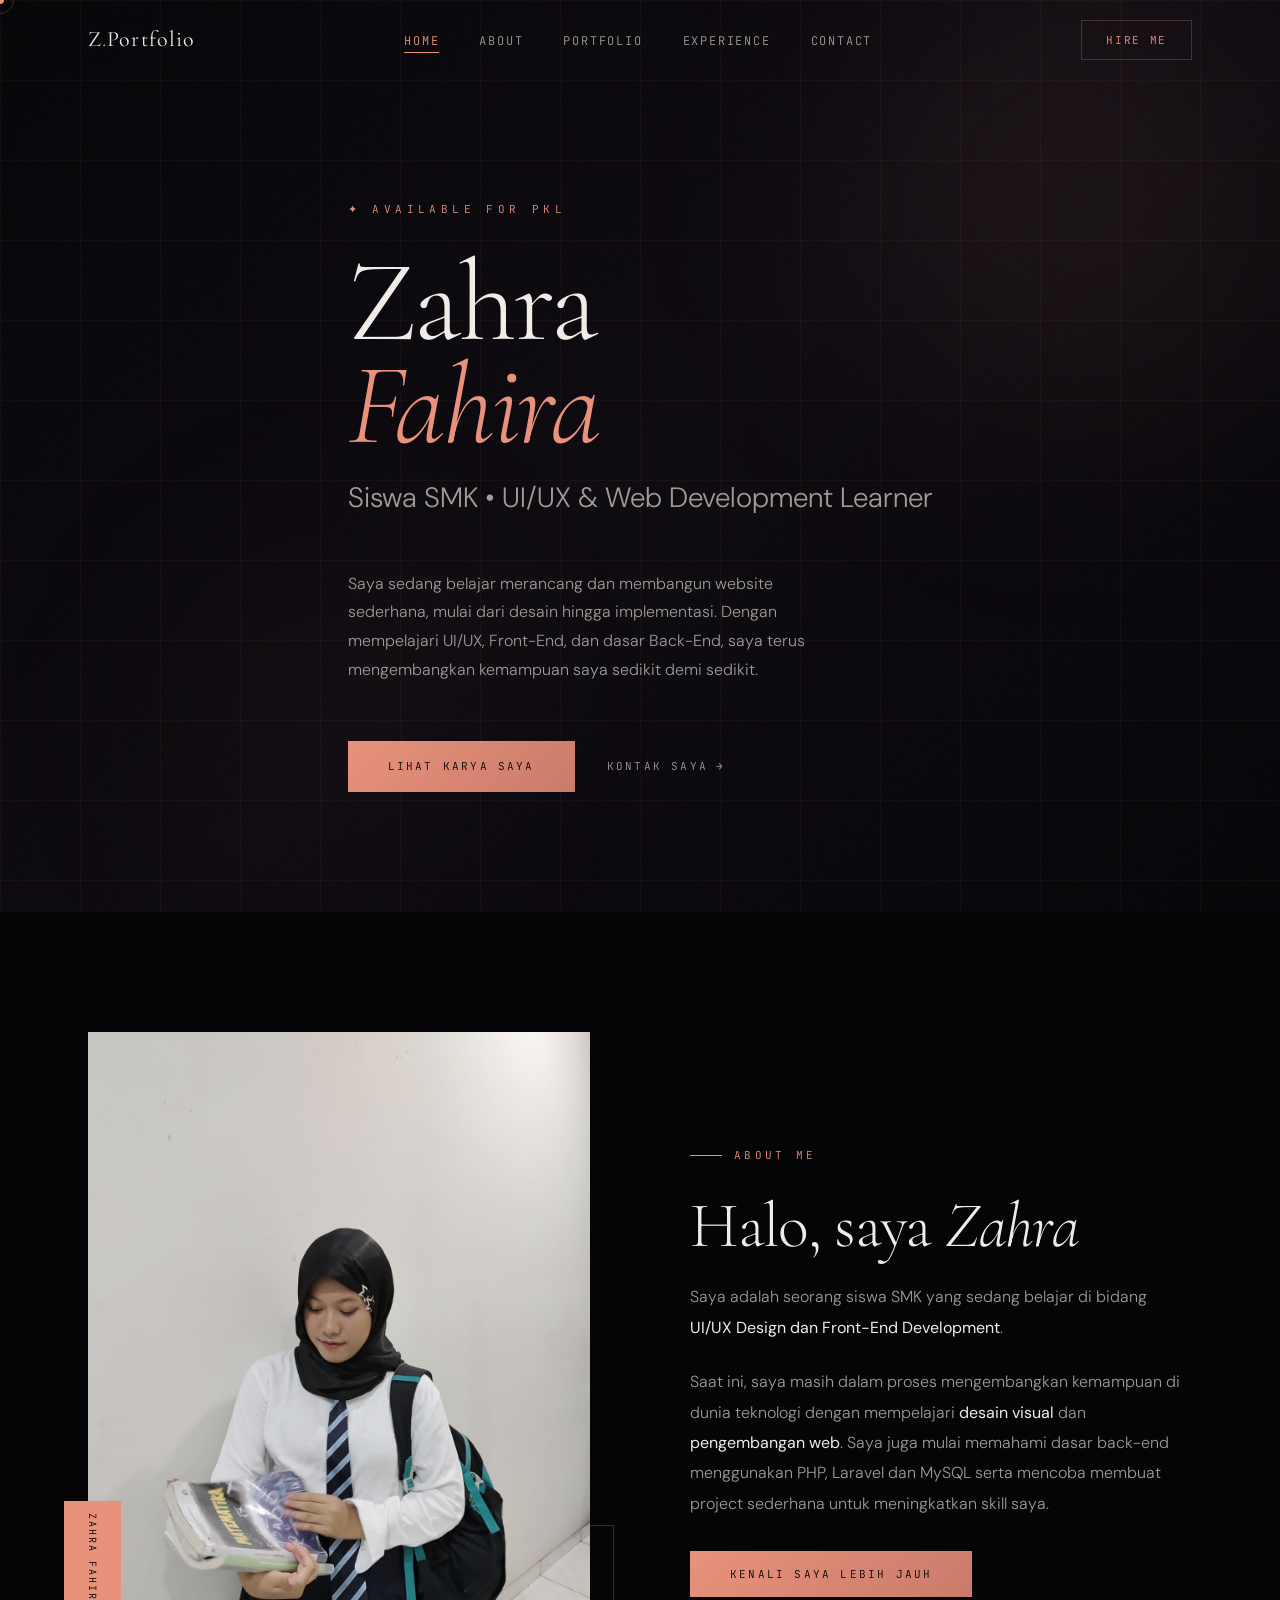
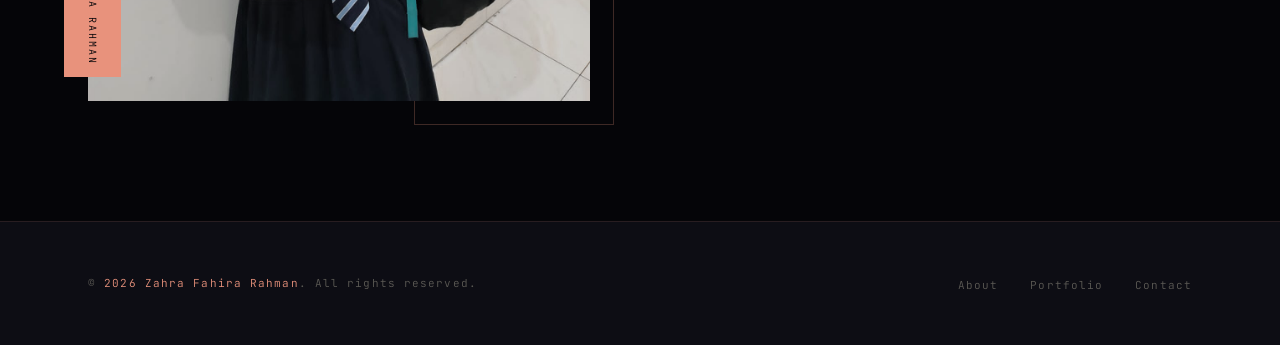
<file: index.html>
<!DOCTYPE html>
<html lang="id">
<head>
  <meta charset="UTF-8" />
  <meta name="viewport" content="width=device-width, initial-scale=1.0" />
  <title>Zahra — UI/UX Designer & Developer</title>
  <meta name="description" content="Portfolio Zahra — UI/UX Designer & Front-End Developer" />
  <link rel="stylesheet" href="assets/css/variables.css" />
  <link rel="stylesheet" href="assets/css/style.css" />
  <link rel="stylesheet" href="assets/css/rensonsive.css" />

</head>
<body>

  <!-- Custom Cursor -->
  <div class="cursor"></div>
  <div class="cursor-follower"></div>

  <!-- Navigation -->
  <nav>
    <div class="nav-inner">
      <a href="index.html" class="nav-logo">Z<span>.</span>Portfolio</a>
      <ul class="nav-links">
        <li><a href="index.html" class="active">Home</a></li>
        <li><a href="about.html">About</a></li>
        <li><a href="portofolio.html">Portfolio</a></li>
        <li><a href="exprience.html">Experience</a></li>
        <li><a href="contact.html">Contact</a></li>
      </ul>
      <a href="contact.html" class="nav-cta">Hire Me</a>
      <div class="hamburger" aria-label="Menu" aria-expanded="false">
        <span></span><span></span><span></span>
      </div>
    </div>
  </nav>

  <!-- ===== HERO ===== -->
  <section class="hero">
    <div class="hero-noise"></div>
    <div class="hero-grid-lines"></div>
    <div class="hero-orb hero-orb-1"></div>
    <div class="hero-orb hero-orb-2"></div>

    <div class="container hero-content">
      <p class="hero-eyebrow">✦ Available for PKL</p>
      <h1 class="hero-name">
        Zahra<br /><em>Fahira</em>
      </h1>
      <p class="hero-role">
        Siswa SMK • UI/UX &amp; Web Development Learner
      </p>
      <p class="hero-desc">
        Saya sedang belajar merancang dan membangun website sederhana, mulai dari desain hingga implementasi. Dengan mempelajari UI/UX, Front-End, dan dasar Back-End, saya terus mengembangkan kemampuan saya sedikit demi sedikit.
      </p>
      <div class="hero-actions">
        <a href="portofolio.html" class="btn-primary">Lihat Karya Saya</a>
        <a href="contact.html" class="btn-secondary">Kontak Saya</a>
      </div>
  </section>

  <!-- ===== ABOUT PREVIEW ===== -->
  <section class="about-preview">
    <div class="container">
      <div class="about-grid">
        <div class="about-img-wrapper reveal">
          <div class="about-img-frame">
            <div class="about-img-placeholder"><img src="/assets/img/profil/jara.jpeg" alt=""></div>
          </div>
          <div class="about-img-accent"></div>
          <div class="about-img-label">Zahra Fahira Rahman</div>
        </div>

        <div class="about-content reveal reveal-delay-2">
          <p class="section-label">About Me</p>
         <h2 class="section-title">Halo, saya <em>Zahra</em></h2>
          <p class="about-bio">
            Saya adalah seorang siswa SMK yang sedang belajar di bidang <strong>UI/UX Design dan Front-End Development</strong>.
          </p>

          <p class="about-bio">
            Saat ini, saya masih dalam proses mengembangkan kemampuan di dunia teknologi dengan mempelajari <strong>desain visual</strong> dan <strong>pengembangan web</strong>. Saya juga mulai memahami dasar back-end menggunakan PHP, Laravel dan MySQL serta mencoba membuat project sederhana untuk meningkatkan skill saya.
          </p>
          <div style="margin-top:40px;">
            <a href="about.html" class="btn-primary">Kenali Saya Lebih Jauh</a>
          </div>
        </div>
      </div>
    </div>
  </section>

  <!-- ===== FOOTER ===== -->
  <footer>
    <div class="container">
      <div class="footer-inner">
        <p class="footer-copy">© <span data-year></span> <span>Zahra Fahira Rahman</span>. All rights reserved.</p>
        <ul class="footer-links">
          <li><a href="about.html">About</a></li>
          <li><a href="portofolio.html">Portfolio</a></li>
          <li><a href="contact.html">Contact</a></li>
        </ul>
      </div>
    </div>
  </footer>

  <script src="assets/js/navbar.js"></script>
  <script src="assets/js/animation.js"></script>
  <script src="assets/js/main.js"></script>
</body>
</html>
</file>
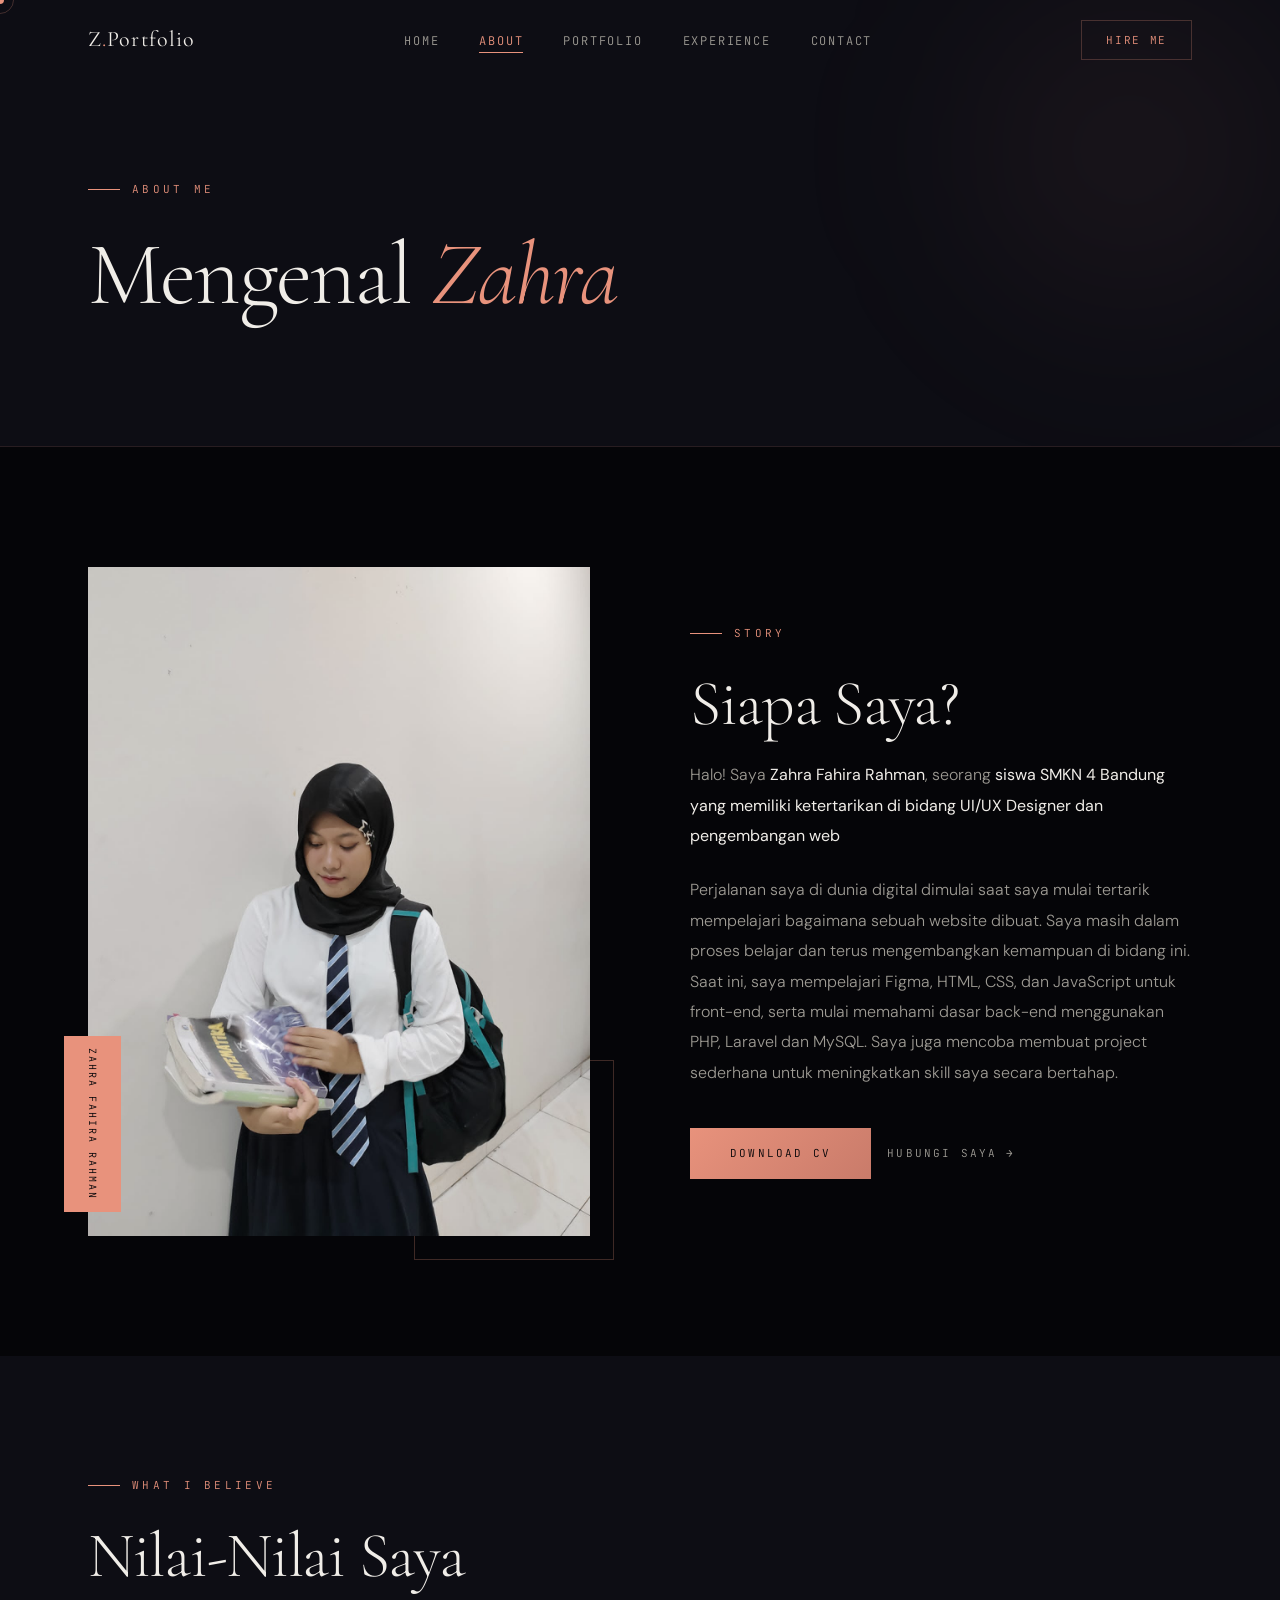
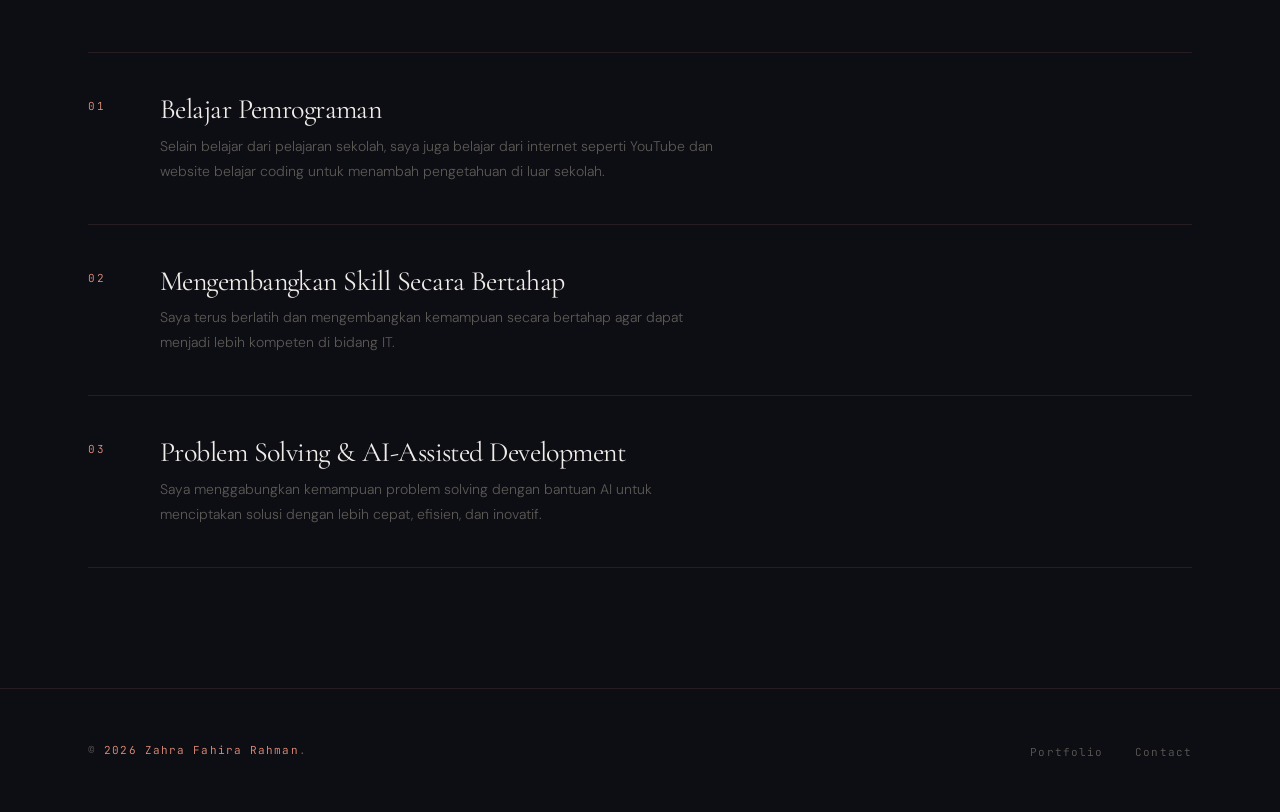
<file: about.html>
<!DOCTYPE html>
<html lang="id">
<head>
  <meta charset="UTF-8" />
  <meta name="viewport" content="width=device-width, initial-scale=1.0" />
  <title>About — Zahra Portfolio</title>
  <meta name="description" content="Tentang Zahra Fahira Rahman — UI/UX Designer & Front-End Developer" />
  <link rel="stylesheet" href="assets/css/variables.css" />
  <link rel="stylesheet" href="assets/css/style.css" />
  <link rel="stylesheet" href="assets/css/rensonsive.css" />
  <style>
    .page-header {
      padding: 180px 0 100px;
      background: var(--bg-secondary);
      border-bottom: 1px solid var(--border-subtle);
      position: relative;
      overflow: hidden;
    }
    .page-header-orb {
      position: absolute;
      width: 500px; height: 500px;
      border-radius: 50%;
      background: radial-gradient(circle, rgba(232,146,124,0.08), transparent 70%);
      top: -100px; right: -100px;
      filter: blur(80px);
    }
    .interests-grid {
      display: grid;
      grid-template-columns: repeat(4, 1fr);
      gap: 1px;
      background: var(--border-subtle);
      border: 1px solid var(--border-subtle);
      margin-top: 60px;
    }
    .interest-item {
      background: var(--bg-card);
      padding: 32px 24px;
      text-align: center;
      transition: background 0.3s;
    }
    .interest-item:hover { background: var(--bg-card-hover); }
    .interest-icon { font-size: 32px; margin-bottom: 12px; }
    .interest-name {
      font-family: var(--font-display);
      font-size: 18px;
      color: var(--text-primary);
    }
    .values-list { margin-top: 60px; }
    .value-item {
      display: flex; gap: 32px; align-items: flex-start;
      padding: 40px 0;
      border-bottom: 1px solid var(--border-subtle);
    }
    .value-item:first-child { border-top: 1px solid var(--border-subtle); }
    .value-num {
      font-family: var(--font-mono);
      font-size: 11px;
      letter-spacing: 0.2em;
      color: var(--accent-primary);
      min-width: 40px;
      padding-top: 4px;
    }
    .value-title {
      font-family: var(--font-display);
      font-size: 28px;
      font-weight: 400;
      color: var(--text-primary);
      margin-bottom: 8px;
    }
    .value-desc {
      font-size: 14px;
      color: var(--text-muted);
      line-height: 1.8;
      max-width: 560px;
    }
    @media (max-width: 768px) {
      .interests-grid { grid-template-columns: repeat(2, 1fr); }
    }
    @media (max-width: 480px) {
      .interests-grid { grid-template-columns: 1fr 1fr; }
      .value-item { flex-direction: column; gap: 12px; }
    }
  </style>
</head>
<body>
  <div class="cursor"></div>
  <div class="cursor-follower"></div>

  <nav>
    <div class="nav-inner">
      <a href="index.html" class="nav-logo">Z<span>.</span>Portfolio</a>
      <ul class="nav-links">
        <li><a href="index.html">Home</a></li>
        <li><a href="about.html" class="active">About</a></li>
        <li><a href="portofolio.html">Portfolio</a></li>
        <li><a href="exprience.html">Experience</a></li>
        <li><a href="contact.html">Contact</a></li>
      </ul>
      <a href="contact.html" class="nav-cta">Hire Me</a>
      <div class="hamburger"><span></span><span></span><span></span></div>
    </div>
  </nav>

  <!-- Page Header -->
  <div class="page-header">
    <div class="page-header-orb"></div>
    <div class="container">
      <p class="section-label">About Me</p>
      <h1 class="section-title" style="font-size: clamp(48px, 7vw, 96px);">Mengenal <em style="color:var(--accent-primary)">Zahra</em></h1>
    </div>
  </div>

  <!-- About Detail -->
  <section>
    <div class="container">
      <div class="about-grid">
        <div class="about-img-wrapper reveal">
          <div class="about-img-frame" style="aspect-ratio:3/4;">
            <div class="about-img-placeholder"><img src="/assets/img/profil/jara.jpeg" alt="Zahra Fahira Rahman"></div>
          </div>
          <div class="about-img-accent"></div>
          <div class="about-img-label">Zahra Fahira Rahman</div>
        </div>

        <div class="about-content reveal reveal-delay-2">
          <p class="section-label">Story</p>
          <h2 class="section-title">Siapa Saya?</h2>
          <p class="about-bio">
            Halo! Saya <strong>Zahra Fahira Rahman</strong>, seorang <strong>siswa SMKN 4 Bandung yang memiliki ketertarikan di bidang UI/UX Designer dan pengembangan web</strong>
          </p>
          <p class="about-bio">
            Perjalanan saya di dunia digital dimulai saat saya mulai tertarik mempelajari bagaimana sebuah website dibuat. Saya masih dalam proses belajar dan terus mengembangkan kemampuan di bidang ini. Saat ini, saya mempelajari Figma, HTML, CSS, dan JavaScript untuk front-end, serta mulai memahami dasar back-end menggunakan PHP, Laravel dan MySQL. Saya juga mencoba membuat project sederhana untuk meningkatkan skill saya secara bertahap.
          </p>

          <div style="margin-top:40px; display:flex; gap:16px; flex-wrap:wrap;">
            <a href="assets/img/profil/CV-Zahra Fahira Rahman-SMKN 4 BDG.pdf" class="btn-primary" download>Download CV</a>
            <a href="contact.html" class="btn-secondary">Hubungi Saya</a>
          </div>
        </div>
      </div>
    </div>
  </section>

  <!-- Values -->
  <section style="background:var(--bg-secondary);">
    <div class="container">
      <p class="section-label reveal">What I Believe</p>
      <h2 class="section-title reveal reveal-delay-1">Nilai-Nilai Saya</h2>

      <div class="values-list">
        <div class="value-item reveal">
          <span class="value-num">01</span>
          <div class="value-body">
            <h3 class="value-title">Belajar Pemrograman</h3>
            <p class="value-desc">Selain belajar dari pelajaran sekolah, saya juga belajar dari internet seperti YouTube dan website belajar coding untuk menambah pengetahuan di luar sekolah.</p>
          </div>
        </div>
        <div class="value-item reveal reveal-delay-1">
          <span class="value-num">02</span>
          <div class="value-body">
            <h3 class="value-title">Mengembangkan Skill Secara Bertahap</h3>
            <p class="value-desc">Saya terus berlatih dan mengembangkan kemampuan secara bertahap agar dapat menjadi lebih kompeten di bidang IT.</p>
          </div>
        </div>
        <div class="value-item reveal reveal-delay-1">
          <span class="value-num">03</span>
          <div class="value-body">
            <h3 class="value-title">Problem Solving & AI-Assisted Development</h3>
            <p class="value-desc">Saya menggabungkan kemampuan problem solving dengan bantuan AI untuk menciptakan solusi dengan lebih cepat, efisien, dan inovatif.</p>
          </div>
        </div>
      </div>
    </div>
  </section>

  <footer>
    <div class="container">
      <div class="footer-inner">
        <p class="footer-copy">© <span data-year></span> <span>Zahra Fahira Rahman</span>.</p>
        <ul class="footer-links">
          <li><a href="portofolio.html">Portfolio</a></li>
          <li><a href="contact.html">Contact</a></li>
        </ul>
      </div>
    </div>
  </footer>

  <script src="assets/js/navbar.js"></script>
  <script src="assets/js/animation.js"></script>
  <script src="assets/js/main.js"></script>
</body>
</html>
</file>
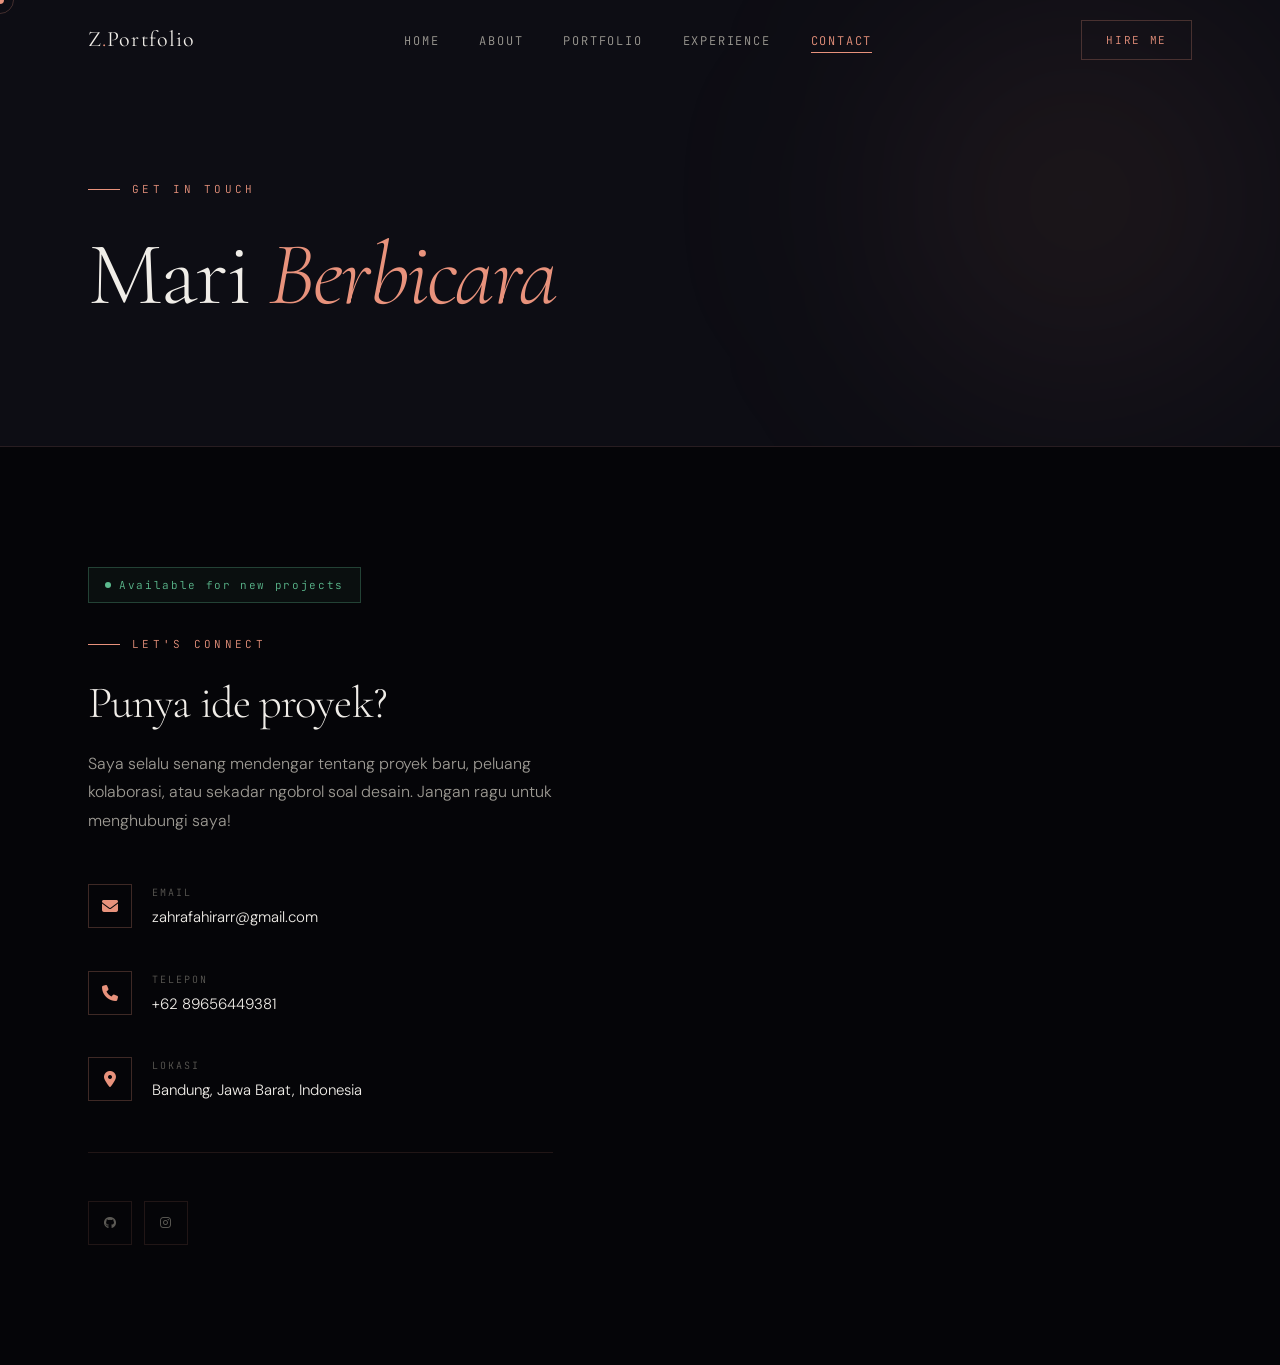
<file: contact.html>
<!DOCTYPE html>
<html lang="id">
<head>
  <meta charset="UTF-8" />
  <meta name="viewport" content="width=device-width, initial-scale=1.0" />
  <title>Contact — Zahra Portfolio</title>
  <link rel="stylesheet" href="assets/css/variables.css" />
  <link rel="stylesheet" href="assets/css/style.css" />
  <link rel="stylesheet" href="assets/css/rensonsive.css" />
  <style>
    .page-header {
      padding: 180px 0 100px;
      background: var(--bg-secondary);
      border-bottom: 1px solid var(--border-subtle);
      position: relative;
      overflow: hidden;
    }
    .page-header-orb {
      position: absolute;
      width: 600px; height: 600px;
      border-radius: 50%;
      background: radial-gradient(circle, rgba(232,146,124,0.1), transparent 70%);
      top: -100px; right: -100px;
      filter: blur(100px);
    }
    .availability-badge {
      display: inline-flex; align-items: center; gap: 8px;
      font-family: var(--font-mono);
      font-size: 11px;
      letter-spacing: 0.15em;
      color: #5cba8e;
      border: 1px solid rgba(92,186,142,0.3);
      background: rgba(92,186,142,0.05);
      padding: 8px 16px;
      margin-bottom: 32px;
    }
    .availability-dot {
      width: 6px; height: 6px;
      border-radius: 50%;
      background: #5cba8e;
      animation: pulse-dot 2s infinite;
    }
    @keyframes pulse-dot {
      0%, 100% { opacity: 1; transform: scale(1); }
      50% { opacity: 0.5; transform: scale(1.4); }
    }
    .form-row {
      display: grid;
      grid-template-columns: 1fr 1fr;
      gap: 16px;
    }
    @media (max-width: 480px) {
      .form-row { grid-template-columns: 1fr; }
    }
  </style>
</head>
<body>
  <div class="cursor"></div>
  <div class="cursor-follower"></div>

  <nav>
    <div class="nav-inner">
      <a href="index.html" class="nav-logo">Z<span>.</span>Portfolio</a>
      <ul class="nav-links">
        <li><a href="index.html">Home</a></li>
        <li><a href="about.html">About</a></li>
        <li><a href="portofolio.html">Portfolio</a></li>
        <li><a href="exprience.html">Experience</a></li>
        <li><a href="contact.html" class="active">Contact</a></li>
      </ul>
      <a href="contact.html" class="nav-cta">Hire Me</a>
      <div class="hamburger"><span></span><span></span><span></span></div>
    </div>
  </nav>

  <div class="page-header">
    <div class="page-header-orb"></div>
    <div class="container">
      <p class="section-label">Get In Touch</p>
      <h1 class="section-title" style="font-size: clamp(48px, 7vw, 96px);">Mari <em style="color:var(--accent-primary)">Berbicara</em></h1>
    </div>
  </div>

  <!-- Contact Section -->
  <section>
    <div class="container">
      <div class="contact-grid">

        <!-- Left: Info -->
        <div class="contact-info reveal">
          <div class="availability-badge">
            <span class="availability-dot"></span>
            Available for new projects
          </div>

          <p class="section-label">Let's Connect</p>
          <h2 class="section-title" style="font-size: clamp(28px, 3.5vw, 48px);">Punya ide proyek?</h2>
          <p style="font-size:16px; color:var(--text-secondary); line-height:1.8; margin-bottom:48px;">
            Saya selalu senang mendengar tentang proyek baru, peluang kolaborasi, atau sekadar ngobrol soal desain. Jangan ragu untuk menghubungi saya!
          </p>

          <div class="contact-item">
            <div class="contact-icon"><i class="fas fa-envelope"></i></div>
            <div class="contact-detail">
              <div class="contact-detail-label">Email</div>
              <div class="contact-detail-value">zahrafahirarr@gmail.com</div>
            </div>
          </div>

          <div class="contact-item">
            <div class="contact-icon"><i class="fas fa-phone"></i></div>
            <div class="contact-detail">
              <div class="contact-detail-label">Telepon</div>
              <div class="contact-detail-value">+62 89656449381</div>
            </div>
          </div>

          <div class="contact-item">
            <div class="contact-icon"><i class="fas fa-map-marker-alt"></i></div>
            <div class="contact-detail">
              <div class="contact-detail-label">Lokasi</div>
              <div class="contact-detail-value">Bandung, Jawa Barat, Indonesia</div>
            </div>
          </div>

          <div class="contact-socials">
            <a href="https://github.com/zaeravx" target="_blank" rel="noopener" class="social-link" title="GitHub"><i class="fab fa-github"></i></a>
            <a href="https://www.instagram.com/zaeravx?igsh=ZG11d210b2d29o" target="_blank" rel="noopener" class="social-link" title="Instagram"><i class="fab fa-instagram"></i></a>
          </div>
        </div>

  <script src="assets/js/navbar.js"></script>
  <script src="assets/js/animation.js"></script>
  <script src="assets/js/main.js"></script>
</body>
</html>
</file>
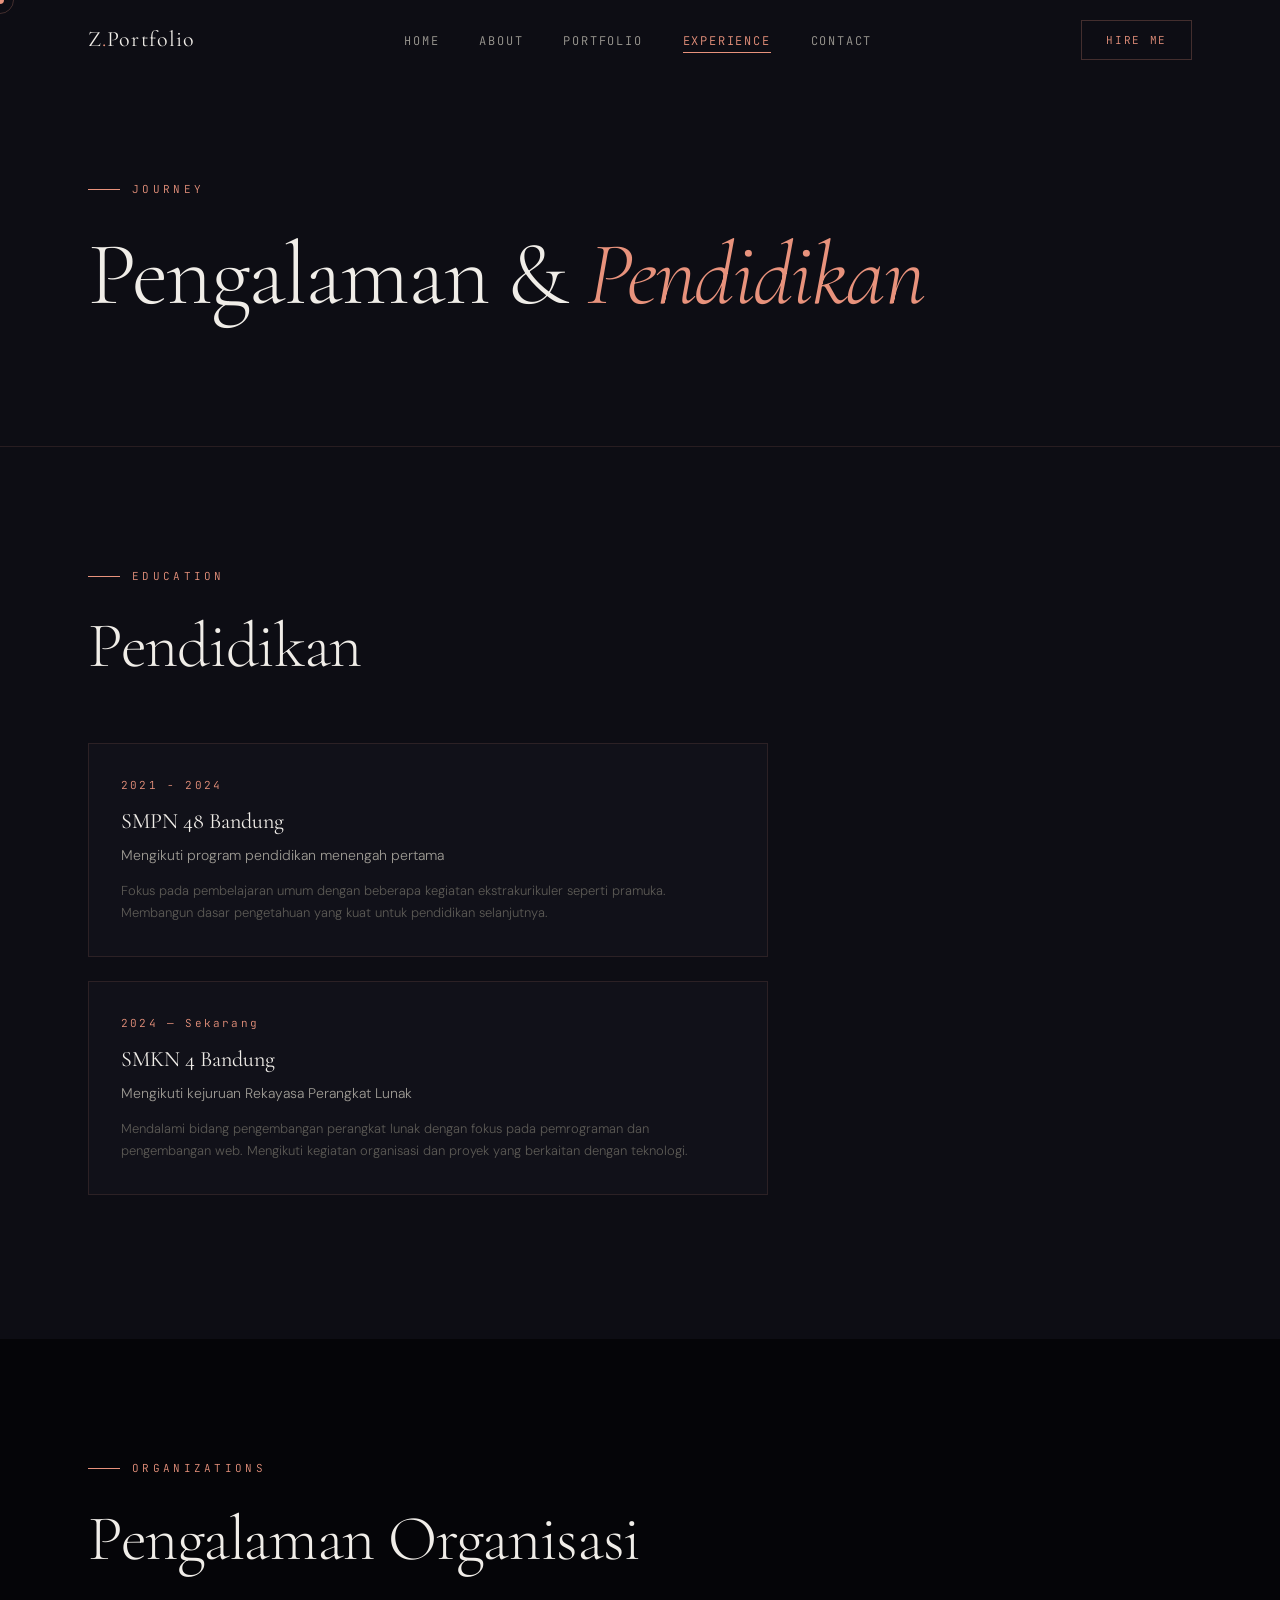
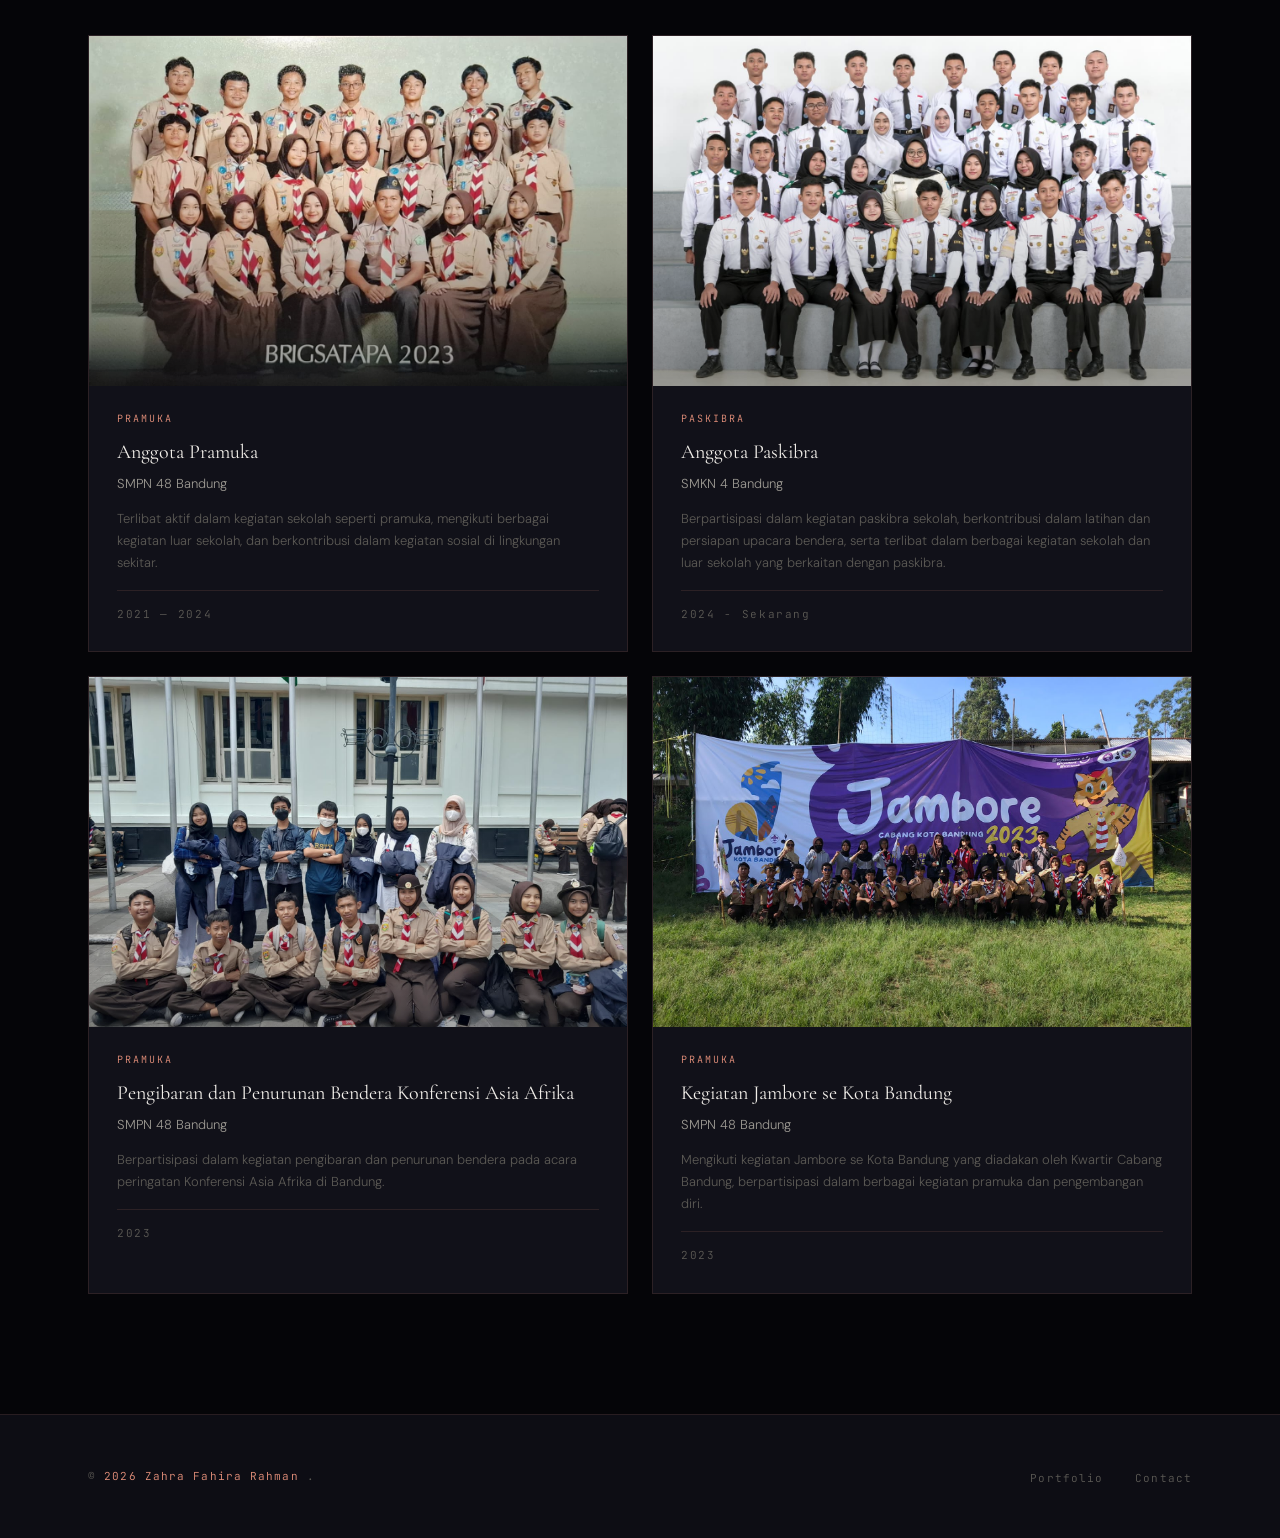
<file: exprience.html>
<!DOCTYPE html>
<html lang="id">
<head>
  <meta charset="UTF-8" />
  <meta name="viewport" content="width=device-width, initial-scale=1.0" />
  <title>Experience — Zahra Portfolio</title>
  <link rel="stylesheet" href="assets/css/variables.css" />
  <link rel="stylesheet" href="assets/css/style.css" />
  <link rel="stylesheet" href="assets/css/rensonsive.css" />
  <style>
    .page-header {
      padding: 180px 0 100px;
      background: var(--bg-secondary);
      border-bottom: 1px solid var(--border-subtle);
    }
    .exp-layout {
      display: grid;
      grid-template-columns: 1fr 2fr;
      gap: 80px;
      margin-top: 60px;
    }
    .exp-sidebar {}
    .exp-filter-list { list-style: none; }
    .exp-filter-list li {
      padding: 14px 0;
      border-bottom: 1px solid var(--border-subtle);
    }
    .exp-filter-list li:first-child { border-top: 1px solid var(--border-subtle); }
    .exp-filter-btn {
      font-family: var(--font-mono);
      font-size: 11px;
      letter-spacing: 0.15em;
      text-transform: uppercase;
      color: var(--text-muted);
      background: none;
      border: none;
      cursor: pointer;
      transition: color 0.2s;
      padding: 0;
    }
    .exp-filter-btn.active, .exp-filter-btn:hover {
      color: var(--accent-primary);
    }
    .edu-card {
      background: var(--bg-card);
      border: 1px solid var(--border-subtle);
      padding: 32px;
      margin-bottom: 24px;
      transition: var(--transition-smooth);
    }
    .edu-card:hover {
      border-color: var(--border-medium);
      background: var(--bg-card-hover);
    }
    .edu-period {
      font-family: var(--font-mono);
      font-size: 11px;
      letter-spacing: 0.2em;
      color: var(--accent-primary);
      margin-bottom: 8px;
    }
    .edu-degree {
      font-family: var(--font-display);
      font-size: 22px;
      font-weight: 400;
      color: var(--text-primary);
      margin-bottom: 4px;
    }
    .edu-school {
      font-size: 14px;
      color: var(--text-secondary);
      margin-bottom: 12px;
    }
    .edu-desc {
      font-size: 13px;
      color: var(--text-muted);
      line-height: 1.7;
    }
    @media (max-width: 768px) {
      .exp-layout { grid-template-columns: 1fr; gap: 48px; }
    }
    .org-grid {
  display: grid;
  grid-template-columns: repeat(2, 1fr);
  gap: 24px;
  margin-top: 60px;
    }
    .org-card {
      background: var(--bg-card);
      border: 1px solid var(--border-subtle);
      overflow: hidden;
      transition: var(--transition-smooth);
    }
    .org-card:hover {
      border-color: var(--border-medium);
      background: var(--bg-card-hover);
    }
    .org-card:hover .org-photo img {
      transform: scale(1.04);
    }
    .org-photo {
      position: relative;
      width: 100%;
      height: 350px;
      overflow: hidden;
      background: var(--bg-tertiary);
    }
    .org-photo img {
      width: 100%;
      height: 100%;
      object-fit: cover;
      display: block;
      transition: transform 0.5s ease;
    }
    .org-photo-overlay {
      position: absolute;
      inset: 0;
      background: linear-gradient(to top, rgba(0,0,0,0.35) 0%, transparent 60%);
    }
    .org-body {
      padding: 24px 28px 28px;
    }
    .org-tag {
      font-family: var(--font-mono);
      font-size: 10px;
      letter-spacing: 0.2em;
      text-transform: uppercase;
      color: var(--accent-primary);
      margin-bottom: 8px;
    }
    .org-role {
      font-family: var(--font-display);
      font-size: 20px;
      font-weight: 400;
      color: var(--text-primary);
      margin-bottom: 4px;
    }
    .org-place {
      font-size: 13px;
      color: var(--text-secondary);
      margin-bottom: 12px;
    }
    .org-desc {
      font-size: 13px;
      color: var(--text-muted);
      line-height: 1.7;
      margin-bottom: 16px;
    }
    .org-period {
      font-family: var(--font-mono);
      font-size: 11px;
      letter-spacing: 0.15em;
      color: var(--text-muted);
      padding-top: 14px;
      border-top: 1px solid var(--border-subtle);
    }
    @media (max-width: 768px) {
      .org-grid { grid-template-columns: 1fr; }
    }
  </style>
</head>
<body>
  <div class="cursor"></div>
  <div class="cursor-follower"></div>

  <nav>
    <div class="nav-inner">
      <a href="index.html" class="nav-logo">Z<span>.</span>Portfolio</a>
      <ul class="nav-links">
        <li><a href="index.html">Home</a></li>
        <li><a href="about.html">About</a></li>
        <li><a href="portofolio.html">Portfolio</a></li>
        <li><a href="exprience.html" class="active">Experience</a></li>
        <li><a href="contact.html">Contact</a></li>
      </ul>
      <a href="contact.html" class="nav-cta">Hire Me</a>
      <div class="hamburger"><span></span><span></span><span></span></div>
    </div>
  </nav>

  <div class="page-header">
    <div class="container">
      <p class="section-label">Journey</p>
      <h1 class="section-title" style="font-size: clamp(48px, 7vw, 96px);">Pengalaman &amp; <em style="color:var(--accent-primary)">Pendidikan</em></h1>
    </div>
  </div>

  <!-- Education -->
  <section style="background: var(--bg-secondary);">
    <div class="container">
      <p class="section-label reveal">Education</p>
      <h2 class="section-title reveal reveal-delay-1">Pendidikan</h2>

      <div style="max-width:680px; margin-top:60px;">
        <div class="edu-card reveal">
          <div class="edu-period">2021 - 2024</div>
          <div class="edu-degree">SMPN 48 Bandung</div>
          <div class="edu-school">Mengikuti program pendidikan menengah pertama</div>
          <div class="edu-desc">
            Fokus pada pembelajaran umum dengan beberapa kegiatan ekstrakurikuler seperti pramuka. Membangun dasar pengetahuan yang kuat untuk pendidikan selanjutnya.
          </div>
        </div>

        <div class="edu-card reveal reveal-delay-1">
          <div class="edu-period">2024 — Sekarang</div>
          <div class="edu-degree">SMKN 4 Bandung</div>
          <div class="edu-school">Mengikuti kejuruan Rekayasa Perangkat Lunak</div>
          <div class="edu-desc">
            Mendalami bidang pengembangan perangkat lunak dengan fokus pada pemrograman dan pengembangan web. Mengikuti kegiatan organisasi dan proyek yang berkaitan dengan teknologi.
          </div>
        </div>

      </div>
    </div>
  </section>

  <!-- Organization Experience -->
<section style="background: var(--bg-primary);">
  <div class="container">
    <p class="section-label reveal">Organizations</p>
    <h2 class="section-title reveal reveal-delay-1">Pengalaman Organisasi</h2>

    <div class="org-grid">

      <div class="org-card reveal">
        <div class="org-photo">
          <img src="assets/img/profil/Pramuka.jpeg" alt="Pramuka SMPN 48" />
          <div class="org-photo-overlay"></div>
        </div>
        <div class="org-body">
          <div class="org-tag">Pramuka</div>
          <div class="org-role">Anggota Pramuka</div>
          <div class="org-place">SMPN 48 Bandung</div>
          <div class="org-desc">
            Terlibat aktif dalam kegiatan sekolah seperti pramuka, mengikuti berbagai kegiatan luar sekolah, dan berkontribusi dalam kegiatan sosial di lingkungan sekitar.
          </div>
          <div class="org-period">2021 — 2024</div>
        </div>
      </div>

      <div class="org-card reveal reveal-delay-3">
        <div class="org-photo">
          <img src="assets/img/profil/Paskibra.jpeg" alt="Paskibra SMKN 4 Bandung" />
          <div class="org-photo-overlay"></div>
        </div>
        <div class="org-body">
          <div class="org-tag">Paskibra</div>
          <div class="org-role">Anggota Paskibra</div>
          <div class="org-place">SMKN 4 Bandung</div>
          <div class="org-desc">
            Berpartisipasi dalam kegiatan paskibra sekolah, berkontribusi dalam latihan dan persiapan upacara bendera, serta terlibat dalam berbagai kegiatan sekolah dan luar sekolah yang berkaitan dengan paskibra.
          </div>
          <div class="org-period">2024 - Sekarang</div>
        </div>
      </div>

      <div class="org-card reveal reveal-delay-1">
        <div class="org-photo">
          <img src="assets/img/profil/kaa.jpeg" alt="Pengibaran dan Penurunan Bendera Konferensi Asia Afrika" />
          <div class="org-photo-overlay"></div>
        </div>
        <div class="org-body">
          <div class="org-tag">Pramuka</div>
          <div class="org-role">Pengibaran dan Penurunan Bendera Konferensi Asia Afrika</div>
          <div class="org-place">SMPN 48 Bandung</div>
          <div class="org-desc">
            Berpartisipasi dalam kegiatan pengibaran dan penurunan bendera pada acara peringatan Konferensi Asia Afrika di Bandung.
          </div>
          <div class="org-period">2023</div>
        </div>
      </div>

      <div class="org-card reveal reveal-delay-2">
        <div class="org-photo">
          <img src="assets/img/profil/jambore.jpeg" alt="Kegiatan Jambore se Kota Bandung" />
          <div class="org-photo-overlay"></div>
        </div>
        <div class="org-body">
          <div class="org-tag">Pramuka</div>
          <div class="org-role">Kegiatan Jambore se Kota Bandung</div>
          <div class="org-place">SMPN 48 Bandung</div>
          <div class="org-desc">
            Mengikuti kegiatan Jambore se Kota Bandung yang diadakan oleh Kwartir Cabang Bandung, berpartisipasi dalam berbagai kegiatan pramuka dan pengembangan diri.
          </div>
          <div class="org-period">2023</div>
        </div>
      </div>

    </div>
  </div>
</section>

  <footer>
    <div class="container">
      <div class="footer-inner">
        <p class="footer-copy">© <span data-year></span> <span>Zahra Fahira Rahman  </span>.</p>
        <ul class="footer-links">
          <li><a href="portofolio.html">Portfolio</a></li>
          <li><a href="contact.html">Contact</a></li>
        </ul>
      </div>
    </div>
  </footer>

  <script src="assets/js/navbar.js"></script>
  <script src="assets/js/animation.js"></script>
  <script src="assets/js/main.js"></script>
</body>
</html>
</file>
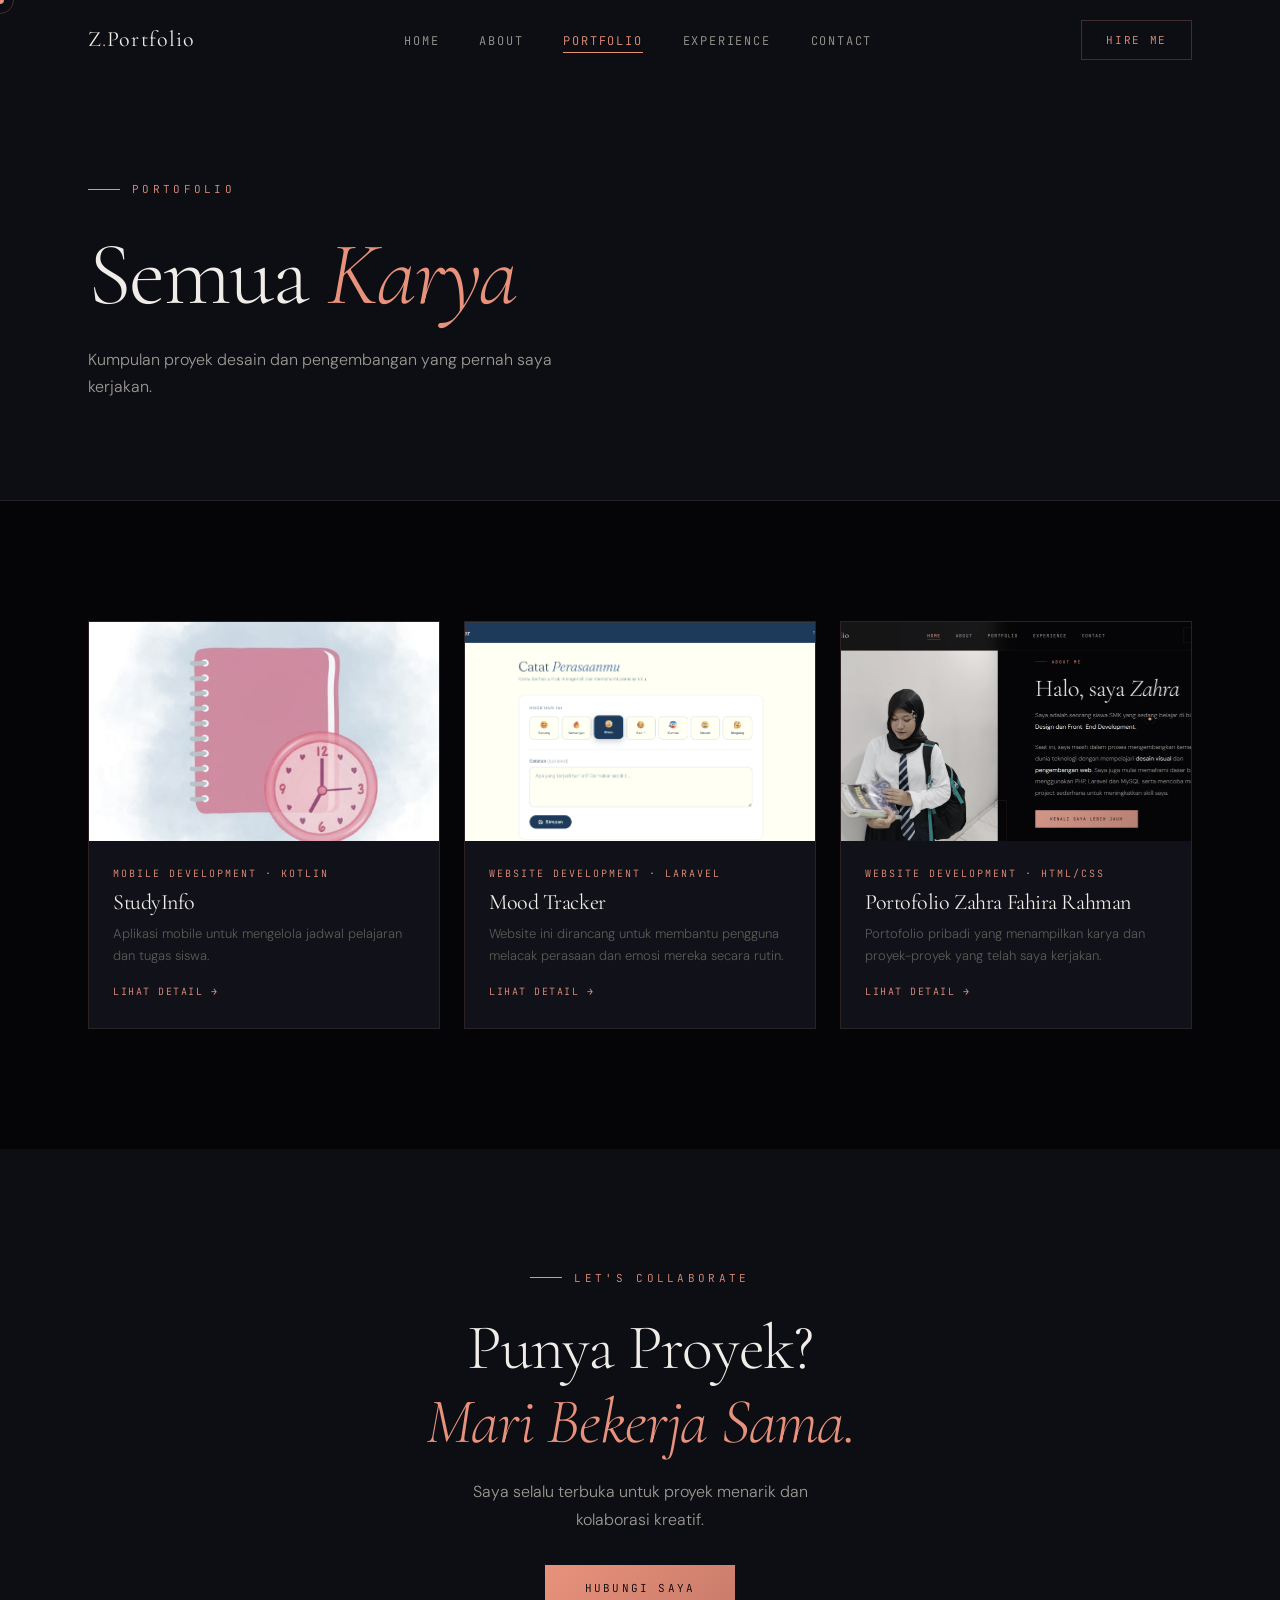
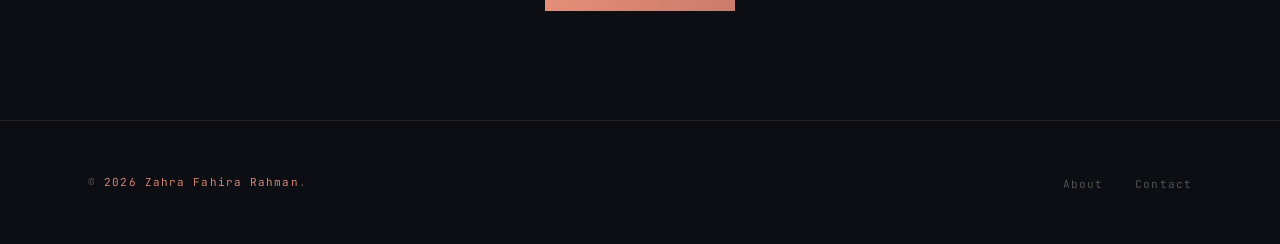
<file: portofolio.html>
<!DOCTYPE html>
<html lang="id">
<head>
  <meta charset="UTF-8" />
  <meta name="viewport" content="width=device-width, initial-scale=1.0" />
  <title>Portfolio — Zahra</title>
  <link rel="stylesheet" href="assets/css/variables.css" />
  <link rel="stylesheet" href="assets/css/style.css" />
  <link rel="stylesheet" href="assets/css/rensonsive.css" />
  <style>
    .page-header {
      padding: 180px 0 100px;
      background: var(--bg-secondary);
      border-bottom: 1px solid var(--border-subtle);
    }
  </style>
</head>
<body>
  <div class="cursor"></div>
  <div class="cursor-follower"></div>

  <nav>
    <div class="nav-inner">
      <a href="index.html" class="nav-logo">Z<span>.</span>Portfolio</a>
      <ul class="nav-links">
        <li><a href="index.html">Home</a></li>
        <li><a href="about.html">About</a></li>
        <li><a href="portofolio.html" class="active">Portfolio</a></li>
        <li><a href="exprience.html">Experience</a></li>
        <li><a href="contact.html">Contact</a></li>
      </ul>
      <a href="contact.html" class="nav-cta">Hire Me</a>
      <div class="hamburger"><span></span><span></span><span></span></div>
    </div>
  </nav>

  <div class="page-header">
    <div class="container">
      <p class="section-label">Portofolio</p>
      <h1 class="section-title" style="font-size: clamp(48px, 7vw, 96px);">Semua <em style="color:var(--accent-primary)">Karya</em></h1>
      <p class="section-subtitle" style="margin-top:16px;">Kumpulan proyek desain dan pengembangan yang pernah saya kerjakan.</p>
    </div>
  </div>

  <section>
    <div class="container">
      <!-- Grid -->
      <div class="portfolio-grid">

        <div class="portfolio-card visible" data-category="uiux">
          <div class="portfolio-card-img">
            <div class="portfolio-card-img-placeholder" style="background:linear-gradient(135deg,#1a0f2e,#2d1b4e);">
              <img src="/assets/img/projects/studyinfo.jpeg" alt="StudyInfo">
            </div>
          </div>
          <div class="portfolio-card-body">
            <p class="portfolio-card-tag">Mobile Development · Kotlin</p>
            <h3 class="portfolio-card-title">StudyInfo</h3>
            <p class="portfolio-card-desc">Aplikasi mobile untuk mengelola jadwal pelajaran dan tugas siswa.</p>
            <a href="project_detail.html?id=1" class="portfolio-card-link">Lihat Detail →</a>
          </div>
        </div>

        <div class="portfolio-card visible" data-category="uiux">
          <div class="portfolio-card-img">
            <div class="portfolio-card-img-placeholder" style="background:linear-gradient(135deg,#0f2e1a,#1b4e2d);">
              <img src="/assets/img/projects/moodtracker.png" alt="">
            </div>
          </div>
          <div class="portfolio-card-body">
            <p class="portfolio-card-tag">Website Development · Laravel</p>
            <h3 class="portfolio-card-title">Mood Tracker</h3>
            <p class="portfolio-card-desc">Website ini dirancang untuk membantu pengguna melacak perasaan dan emosi mereka secara rutin.</p>
            <a href="project_moodtracker.html" class="portfolio-card-link">Lihat Detail →</a>
          </div>
        </div>

        <div class="portfolio-card" data-category="branding">
          <div class="portfolio-card-img">
            <div class="portfolio-card-img-placeholder" style="background:linear-gradient(135deg,#2e1a0f,#4e2d1b);">
              <img src="/assets/img/projects/portofolio.png" alt="">
            </div>
          </div>
          <div class="portfolio-card-body">
            <p class="portfolio-card-tag">Website Development · HTML/CSS</p>
            <h3 class="portfolio-card-title">Portofolio Zahra Fahira Rahman</h3>
            <p class="portfolio-card-desc">Portofolio pribadi yang menampilkan karya dan proyek-proyek yang telah saya kerjakan.</p>
            <a href="project_portofolio.html" class="portfolio-card-link">Lihat Detail →</a>
          </div>
        </div>
      </div>
    </div>
  </section>

  <!-- CTA -->
  <section style="background:var(--bg-secondary); text-align:center;">
    <div class="container">
      <p class="section-label reveal" style="justify-content:center;">Let's Collaborate</p>
      <h2 class="section-title reveal reveal-delay-1">Punya Proyek?<br /><em style="color:var(--accent-primary)">Mari Bekerja Sama.</em></h2>
      <p class="section-subtitle reveal reveal-delay-2" style="margin: 0 auto 40px; text-align:center; max-width:400px;">Saya selalu terbuka untuk proyek menarik dan kolaborasi kreatif.</p>
      <div class="reveal reveal-delay-3">
        <a href="contact.html" class="btn-primary">Hubungi Saya</a>
      </div>
    </div>
  </section>

  <footer>
    <div class="container">
      <div class="footer-inner">
        <p class="footer-copy">© <span data-year></span> <span>Zahra Fahira Rahman</span>.</p>
        <ul class="footer-links">
          <li><a href="about.html">About</a></li>
          <li><a href="contact.html">Contact</a></li>
        </ul>
      </div>
    </div>
  </footer>

  <script src="assets/js/navbar.js"></script>
  <script src="assets/js/animation.js"></script>
  <script src="assets/js/main.js"></script>
</body>
</html>
</file>
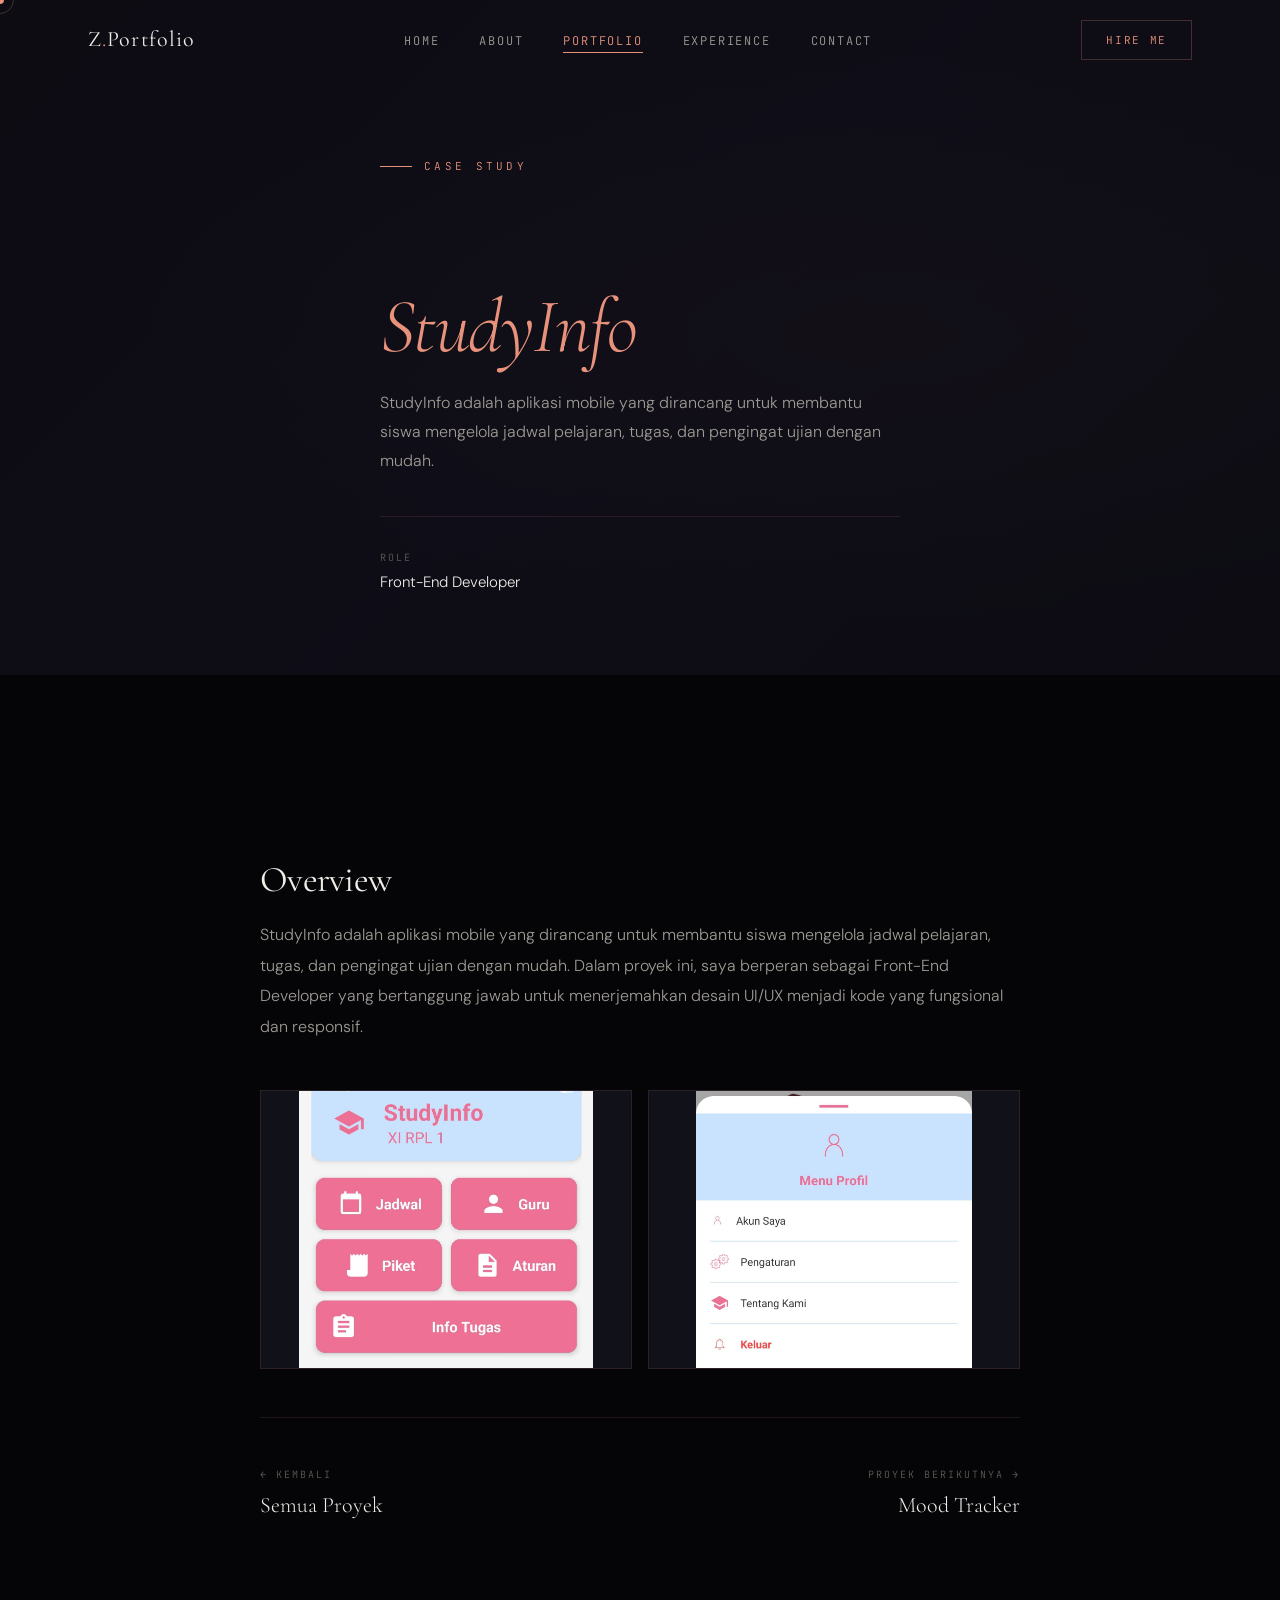
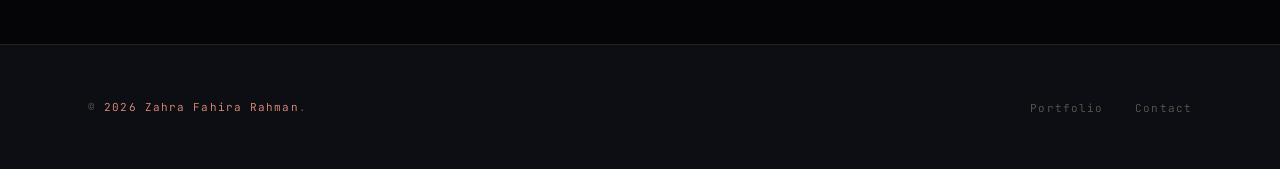
<file: project_detail.html>
<!DOCTYPE html>
<html lang="id">
<head>
  <meta charset="UTF-8" />
  <meta name="viewport" content="width=device-width, initial-scale=1.0" />
  <title>Project Detail — Zahra Portfolio</title>
  <link rel="stylesheet" href="assets/css/variables.css" />
  <link rel="stylesheet" href="assets/css/style.css" />
  <link rel="stylesheet" href="assets/css/rensonsive.css" />
  <style>
    .project-hero {
      min-height: 75vh;
      display: flex; align-items: flex-end;
      padding-bottom: 80px;
      padding-top: 80px;
      position: relative;
      overflow: hidden;
    }
    .project-hero-bg {
      position: absolute; inset: 0;
      background: linear-gradient(135deg, #0d0a10, #1a0f28, #0d0a10);
      z-index: 0;
    }
    .project-hero-bg::after {
      content: '';
      position: absolute; inset: 0;
      background: radial-gradient(ellipse at 70% 50%, rgba(232,146,124,0.12), transparent 60%);
    }
    .project-hero-emoji {
      position: absolute;
      right: 10%; top: 50%;
      transform: translateY(-50%);
      font-size: 180px;
      opacity: 0.15;
      z-index: 1;
    }
    .project-hero-content {
      position: relative; z-index: 2;
      max-width: 800px;
    }
    .project-meta {
      display: flex; gap: 48px; flex-wrap: wrap;
      margin-top: 40px;
      padding-top: 32px;
      border-top: 1px solid var(--border-subtle);
    }
    .project-meta-label {
      font-family: var(--font-mono);
      font-size: 10px;
      letter-spacing: 0.2em;
      text-transform: uppercase;
      color: var(--text-muted);
      margin-bottom: 4px;
    }
    .project-meta-value { font-size: 15px; color: var(--text-primary); }
    .project-content {
      max-width: 760px;
      margin: 0 auto;
    }
    .project-content h2 {
      font-family: var(--font-display);
      font-size: 36px;
      font-weight: 400;
      color: var(--text-primary);
      margin: 64px 0 20px;
    }
    .project-content p {
      font-size: 16px;
      color: var(--text-secondary);
      line-height: 1.9;
      margin-bottom: 16px;
    }
    .project-img-box {
      width: 100%;
      aspect-ratio: 16/9;
      background: var(--bg-card);
      border: 1px solid var(--border-subtle);
      display: flex; align-items: center; justify-content: center;
      font-size: 72px;
      margin: 48px 0;
    }
    .project-img-grid {
      display: grid;
      grid-template-columns: 1fr 1fr;
      gap: 16px;
      margin: 48px 0;
    }
    .project-img-sm {
      aspect-ratio: 4/3;
      background: var(--bg-card);
      border: 1px solid var(--border-subtle);
      display: flex; align-items: center; justify-content: center;
      font-size: 48px;
    }
    .highlight-box {
      background: var(--bg-card);
      border: 1px solid var(--border-subtle);
      border-left: 3px solid var(--accent-primary);
      padding: 28px 32px;
      margin: 32px 0;
      font-family: var(--font-display);
      font-size: 22px;
      font-weight: 300;
      font-style: italic;
      color: var(--text-secondary);
      line-height: 1.5;
    }
    .results-grid {
      display: grid;
      grid-template-columns: repeat(3, 1fr);
      gap: 1px;
      background: var(--border-subtle);
      border: 1px solid var(--border-subtle);
      margin: 48px 0;
    }
    .result-item {
      background: var(--bg-card);
      padding: 28px 24px;
      text-align: center;
    }
    .result-num {
      font-family: var(--font-display);
      font-size: 42px;
      color: var(--accent-primary);
      line-height: 1;
      margin-bottom: 4px;
    }
    .result-label {
      font-family: var(--font-mono);
      font-size: 10px;
      letter-spacing: 0.15em;
      color: var(--text-muted);
    }
    .next-project {
      background: var(--bg-secondary);
      padding: 80px 0;
      text-align: center;
    }
    .nav-projects {
      display: flex; justify-content: space-between; align-items: center;
      margin-top: 48px;
      padding-top: 48px;
      border-top: 1px solid var(--border-subtle);
    }
    .nav-project-link {
      text-decoration: none;
      transition: var(--transition-fast);
    }
    .nav-project-link:hover { opacity: 0.7; }
    .nav-project-dir {
      font-family: var(--font-mono);
      font-size: 10px;
      letter-spacing: 0.2em;
      text-transform: uppercase;
      color: var(--text-muted);
      margin-bottom: 4px;
    }
    .nav-project-name {
      font-family: var(--font-display);
      font-size: 22px;
      color: var(--text-primary);
    }
    @media (max-width: 768px) {
      .project-meta { gap: 24px; }
      .results-grid { grid-template-columns: 1fr; }
      .project-img-grid { grid-template-columns: 1fr; }
      .project-hero-emoji { display: none; }
    }

      .project-img-grid {
      display: grid;
      grid-template-columns: 1fr 1fr;
      gap: 16px;
      margin: 48px 0;
    }
    .project-img-sm {
      aspect-ratio: 4/3;
      background: var(--bg-card);
      border: 1px solid var(--border-subtle);
      display: flex; align-items: center; justify-content: center;
      font-size: 48px;
    }
    .project-img-sm img {
      width: 100%;
      height: 100%;
      object-fit: contain; /* biar gambar menyesuaikan box */
      border-radius: 4px; /* opsional, biar lebih rapi */
    }
  </style>
</head>
<body>
  <div class="cursor"></div>
  <div class="cursor-follower"></div>

  <nav>
    <div class="nav-inner">
      <a href="index.html" class="nav-logo">Z<span>.</span>Portfolio</a>
      <ul class="nav-links">
        <li><a href="index.html">Home</a></li>
        <li><a href="about.html">About</a></li>
        <li><a href="portofolio.html" class="active">Portfolio</a></li>
        <li><a href="exprience.html">Experience</a></li>
        <li><a href="contact.html">Contact</a></li>
      </ul>
      <a href="contact.html" class="nav-cta">Hire Me</a>
      <div class="hamburger"><span></span><span></span><span></span></div>
    </div>
  </nav>

  <!-- Project Hero -->
  <section class="project-hero">
    <div class="project-hero-bg"></div>
    <div class="container project-hero-content">
      <p class="section-label">Case Study</p>
      <h1 style="font-family:var(--font-display); font-size: clamp(40px, 6vw, 80px); font-weight:300; color:var(--text-primary); line-height:1.1;">
        <br /><em style="color:var(--accent-primary)">StudyInfo</em>
      </h1>
      <p style="font-size:16px; color:var(--text-secondary); max-width:520px; margin-top:20px; line-height:1.8;">
        StudyInfo adalah aplikasi mobile yang dirancang untuk membantu siswa mengelola jadwal pelajaran, tugas, dan pengingat ujian dengan mudah.
      </p>

      <div class="project-meta">
        <div>
          <div class="project-meta-label">Role</div>
          <div class="project-meta-value">Front-End Developer</div>
        </div>
      </div>
    </div>
  </section>

  <!-- Project Content -->
  <section>
    <div class="container">
      <div class="project-content">

        <h2>Overview</h2>
        <p>
          StudyInfo adalah aplikasi mobile yang dirancang untuk membantu siswa mengelola jadwal pelajaran, tugas, dan pengingat ujian dengan mudah. Dalam proyek ini, saya berperan sebagai Front-End Developer yang bertanggung jawab untuk menerjemahkan desain UI/UX menjadi kode yang fungsional dan responsif.
        </p>

         <div class="project-img-grid">
          <div class="project-img-sm">
            <img src="/assets/img/projects/androstudy.jpeg" alt="StudyInfo">
          </div>
          <div class="project-img-sm">
            <img src="/assets/img/projects/androstudyinfo.jpeg" alt="StudyInfo Screenshot">
          </div>
        </div>

        <div class="nav-projects">
          <a href="portofolio.html" class="nav-project-link">
            <div class="nav-project-dir">← Kembali</div>
            <div class="nav-project-name">Semua Proyek</div>
          </a>
          <a href="project_moodtracker.html" class="nav-project-link" style="text-align:right;">
            <div class="nav-project-dir">Proyek Berikutnya →</div>
            <div class="nav-project-name">Mood Tracker</div>
          </a>
        </div>
      </div>
    </div>
  </section>

  <footer>
    <div class="container">
      <div class="footer-inner">
        <p class="footer-copy">© <span data-year></span> <span>Zahra Fahira Rahman</span>.</p>
        <ul class="footer-links">
          <li><a href="portofolio.html">Portfolio</a></li>
          <li><a href="contact.html">Contact</a></li>
        </ul>
      </div>
    </div>
  </footer>

  <script src="assets/js/navbar.js"></script>
  <script src="assets/js/animation.js"></script>
  <script src="assets/js/main.js"></script>
</body>
</html>
</file>
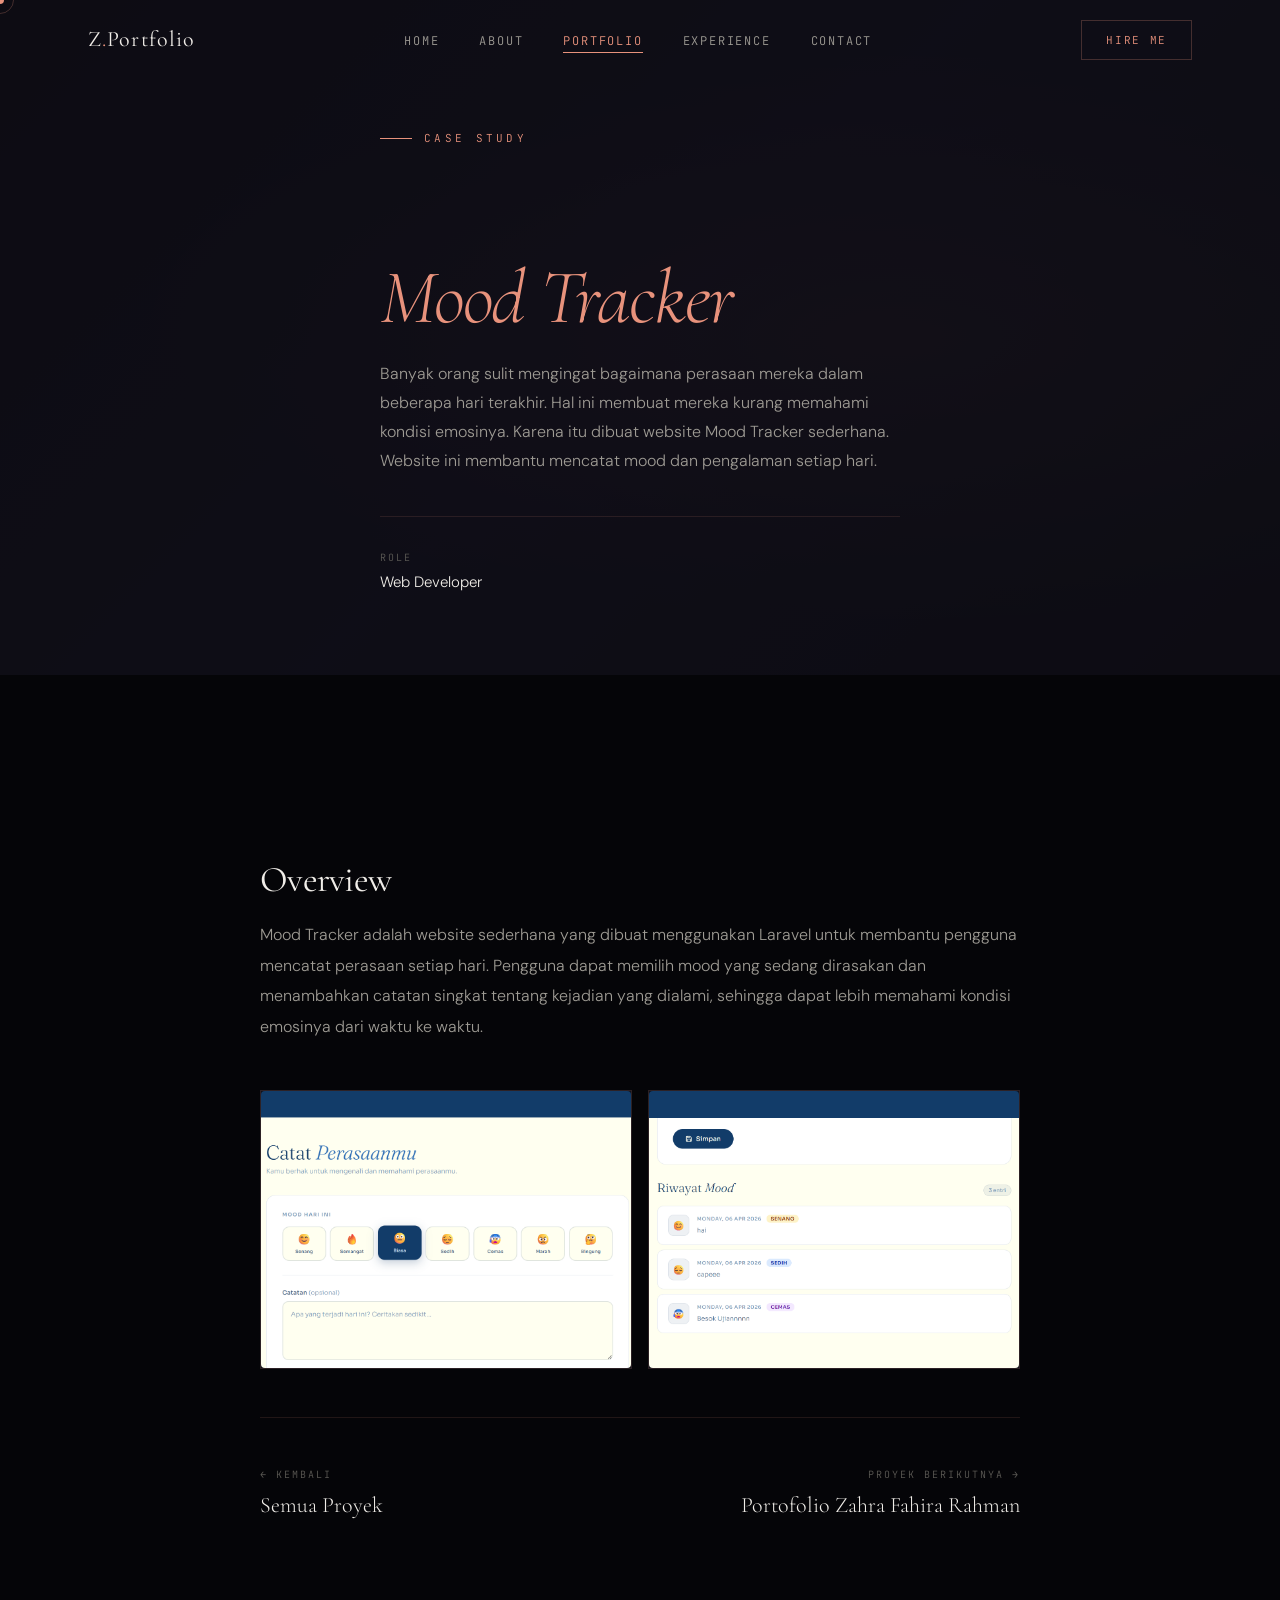
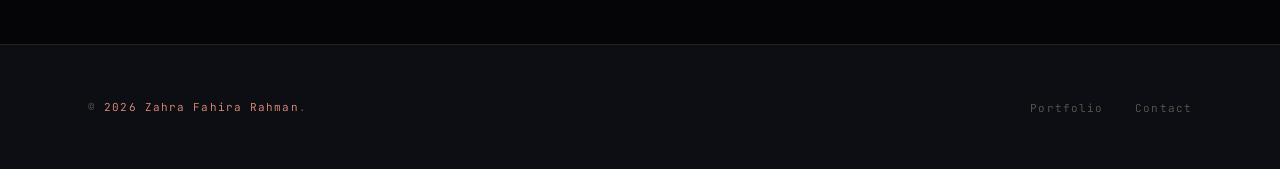
<file: project_moodtracker.html>
<!DOCTYPE html>
<html lang="id">
<head>
  <meta charset="UTF-8" />
  <meta name="viewport" content="width=device-width, initial-scale=1.0" />
  <title>Project Detail — Zahra Portfolio</title>
  <link rel="stylesheet" href="assets/css/variables.css" />
  <link rel="stylesheet" href="assets/css/style.css" />
  <link rel="stylesheet" href="assets/css/rensonsive.css" />
  <style>
    .project-hero {
      min-height: 75vh;
      display: flex; align-items: flex-end;
      padding-bottom: 80px;
      padding-top: 80px;
      position: relative;
      overflow: hidden;
    }
    .project-hero-bg {
      position: absolute; inset: 0;
      background: linear-gradient(135deg, #0d0a10, #1a0f28, #0d0a10);
      z-index: 0;
    }
    .project-hero-bg::after {
      content: '';
      position: absolute; inset: 0;
      background: radial-gradient(ellipse at 70% 50%, rgba(232,146,124,0.12), transparent 60%);
    }
    .project-hero-emoji {
      position: absolute;
      right: 10%; top: 50%;
      transform: translateY(-50%);
      font-size: 180px;
      opacity: 0.15;
      z-index: 1;
    }
    .project-hero-content {
      position: relative; z-index: 2;
      max-width: 800px;
    }
    .project-meta {
      display: flex; gap: 48px; flex-wrap: wrap;
      margin-top: 40px;
      padding-top: 32px;
      border-top: 1px solid var(--border-subtle);
    }
    .project-meta-label {
      font-family: var(--font-mono);
      font-size: 10px;
      letter-spacing: 0.2em;
      text-transform: uppercase;
      color: var(--text-muted);
      margin-bottom: 4px;
    }
    .project-meta-value { font-size: 15px; color: var(--text-primary); }
    .project-content {
      max-width: 760px;
      margin: 0 auto;
    }
    .project-content h2 {
      font-family: var(--font-display);
      font-size: 36px;
      font-weight: 400;
      color: var(--text-primary);
      margin: 64px 0 20px;
    }
    .project-content p {
      font-size: 16px;
      color: var(--text-secondary);
      line-height: 1.9;
      margin-bottom: 16px;
    }
    .project-img-box {
      width: 100%;
      aspect-ratio: 16/9;
      background: var(--bg-card);
      border: 1px solid var(--border-subtle);
      display: flex; align-items: center; justify-content: center;
      font-size: 72px;
      margin: 48px 0;
    }
    .project-img-grid {
      display: grid;
      grid-template-columns: 1fr 1fr;
      gap: 16px;
      margin: 48px 0;
    }
    .project-img-sm {
      aspect-ratio: 4/3;
      background: var(--bg-card);
      border: 1px solid var(--border-subtle);
      display: flex; align-items: center; justify-content: center;
      font-size: 48px;
    }
    .highlight-box {
      background: var(--bg-card);
      border: 1px solid var(--border-subtle);
      border-left: 3px solid var(--accent-primary);
      padding: 28px 32px;
      margin: 32px 0;
      font-family: var(--font-display);
      font-size: 22px;
      font-weight: 300;
      font-style: italic;
      color: var(--text-secondary);
      line-height: 1.5;
    }
    .results-grid {
      display: grid;
      grid-template-columns: repeat(3, 1fr);
      gap: 1px;
      background: var(--border-subtle);
      border: 1px solid var(--border-subtle);
      margin: 48px 0;
    }
    .result-item {
      background: var(--bg-card);
      padding: 28px 24px;
      text-align: center;
    }
    .result-num {
      font-family: var(--font-display);
      font-size: 42px;
      color: var(--accent-primary);
      line-height: 1;
      margin-bottom: 4px;
    }
    .result-label {
      font-family: var(--font-mono);
      font-size: 10px;
      letter-spacing: 0.15em;
      color: var(--text-muted);
    }
    .next-project {
      background: var(--bg-secondary);
      padding: 80px 0;
      text-align: center;
    }
    .nav-projects {
      display: flex; justify-content: space-between; align-items: center;
      margin-top: 48px;
      padding-top: 48px;
      border-top: 1px solid var(--border-subtle);
    }
    .nav-project-link {
      text-decoration: none;
      transition: var(--transition-fast);
    }
    .nav-project-link:hover { opacity: 0.7; }
    .nav-project-dir {
      font-family: var(--font-mono);
      font-size: 10px;
      letter-spacing: 0.2em;
      text-transform: uppercase;
      color: var(--text-muted);
      margin-bottom: 4px;
    }
    .nav-project-name {
      font-family: var(--font-display);
      font-size: 22px;
      color: var(--text-primary);
    }
    @media (max-width: 768px) {
      .project-meta { gap: 24px; }
      .results-grid { grid-template-columns: 1fr; }
      .project-img-grid { grid-template-columns: 1fr; }
      .project-hero-emoji { display: none; }
    }

    .project-img-grid {
      display: grid;
      grid-template-columns: 1fr 1fr;
      gap: 16px;
      margin: 48px 0;
    }
    .project-img-sm {
      aspect-ratio: 4/3;
      background: var(--bg-card);
      border: 1px solid var(--border-subtle);
      display: flex; align-items: center; justify-content: center;
      font-size: 48px;
    }
    .project-img-sm img {
      width: 100%;
      height: 100%;
      object-fit: cover; /* biar gambar menyesuaikan box */
      border-radius: 4px; /* opsional, biar lebih rapi */
    }
  </style>
</head>
<body>
  <div class="cursor"></div>
  <div class="cursor-follower"></div>

  <nav>
    <div class="nav-inner">
      <a href="index.html" class="nav-logo">Z<span>.</span>Portfolio</a>
      <ul class="nav-links">
        <li><a href="index.html">Home</a></li>
        <li><a href="about.html">About</a></li>
        <li><a href="portofolio.html" class="active">Portfolio</a></li>
        <li><a href="exprience.html">Experience</a></li>
        <li><a href="contact.html">Contact</a></li>
      </ul>
      <a href="contact.html" class="nav-cta">Hire Me</a>
      <div class="hamburger"><span></span><span></span><span></span></div>
    </div>
  </nav>

  <!-- Project Hero -->
  <section class="project-hero">
    <div class="project-hero-bg"></div>
    <div class="container project-hero-content">
      <p class="section-label">Case Study</p>
      <h1 style="font-family:var(--font-display); font-size: clamp(40px, 6vw, 80px); font-weight:300; color:var(--text-primary); line-height:1.1;">
        <br /><em style="color:var(--accent-primary)">Mood Tracker</em>
      </h1>
      <p style="font-size:16px; color:var(--text-secondary); max-width:520px; margin-top:20px; line-height:1.8;">
       Banyak orang sulit mengingat bagaimana perasaan mereka dalam beberapa hari terakhir. Hal ini membuat mereka kurang memahami kondisi emosinya. Karena itu dibuat website Mood Tracker sederhana. Website ini membantu mencatat mood dan pengalaman setiap hari.
      </p>

      <div class="project-meta">
        <div>
          <div class="project-meta-label">Role</div>
          <div class="project-meta-value">Web Developer</div>
        </div>
      </div>
    </div>
  </section>

  <!-- Project Content -->
  <section>
    <div class="container">
      <div class="project-content">

        <h2>Overview</h2>
        <p>
         Mood Tracker adalah website sederhana yang dibuat menggunakan Laravel untuk membantu pengguna mencatat perasaan setiap hari. Pengguna dapat memilih mood yang sedang dirasakan dan menambahkan catatan singkat tentang kejadian yang dialami, sehingga dapat lebih memahami kondisi emosinya dari waktu ke waktu.
        </p>
        
        <div class="project-img-grid">
          <div class="project-img-sm">
            <img src="/assets/img/projects/mt.png" alt="User Journey Map">
          </div>
          <div class="project-img-sm">
            <img src="/assets/img/projects/mt2.png" alt="Mood Tracker Screenshot">
          </div>
        </div>

        <div class="nav-projects">
          <a href="portofolio.html" class="nav-project-link">
            <div class="nav-project-dir">← Kembali</div>
            <div class="nav-project-name">Semua Proyek</div>
          </a>
          <a href="project_portofolio.html" class="nav-project-link" style="text-align:right;">
            <div class="nav-project-dir">Proyek Berikutnya →</div>
            <div class="nav-project-name">Portofolio Zahra Fahira Rahman</div>
          </a>
        </div>
      </div>
    </div>
  </section>

  <footer>
    <div class="container">
      <div class="footer-inner">
        <p class="footer-copy">© <span data-year></span> <span>Zahra Fahira Rahman</span>.</p>
        <ul class="footer-links">
          <li><a href="portofolio.html">Portfolio</a></li>
          <li><a href="contact.html">Contact</a></li>
        </ul>
      </div>
    </div>
  </footer>

  <script src="assets/js/navbar.js"></script>
  <script src="assets/js/animation.js"></script>
  <script src="assets/js/main.js"></script>
</body>
</html>
</file>
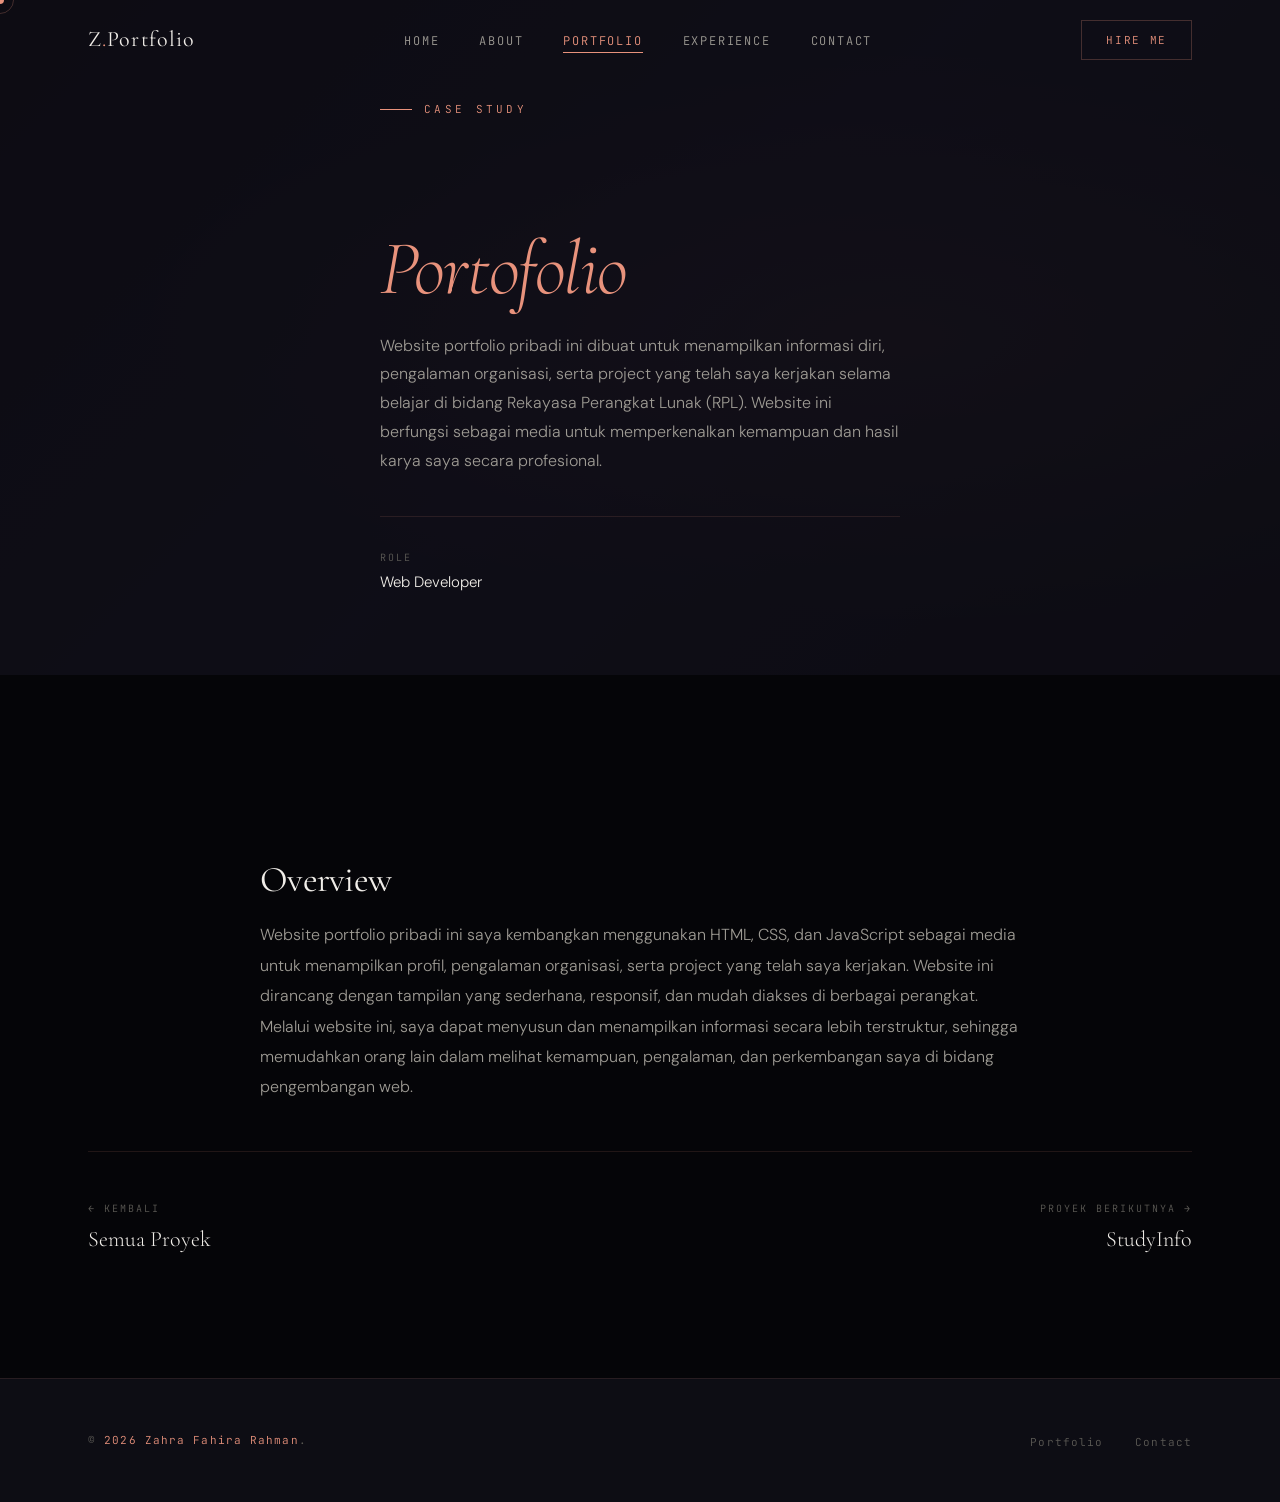
<file: project_portofolio.html>
<!DOCTYPE html>
<html lang="id">
<head>
  <meta charset="UTF-8" />
  <meta name="viewport" content="width=device-width, initial-scale=1.0" />
  <title>Project Detail — Zahra Portfolio</title>
  <link rel="stylesheet" href="assets/css/variables.css" />
  <link rel="stylesheet" href="assets/css/style.css" />
  <link rel="stylesheet" href="assets/css/rensonsive.css" />
  <style>
    .project-hero {
      min-height: 75vh;
      display: flex; align-items: flex-end;
      padding-bottom: 80px;
      padding-top: 80px;
      position: relative;
      overflow: hidden;
    }
    .project-hero-bg {
      position: absolute; inset: 0;
      background: linear-gradient(135deg, #0d0a10, #1a0f28, #0d0a10);
      z-index: 0;
    }
    .project-hero-bg::after {
      content: '';
      position: absolute; inset: 0;
      background: radial-gradient(ellipse at 70% 50%, rgba(232,146,124,0.12), transparent 60%);
    }
    .project-hero-emoji {
      position: absolute;
      right: 10%; top: 50%;
      transform: translateY(-50%);
      font-size: 180px;
      opacity: 0.15;
      z-index: 1;
    }
    .project-hero-content {
      position: relative; z-index: 2;
      max-width: 800px;
    }
    .project-meta {
      display: flex; gap: 48px; flex-wrap: wrap;
      margin-top: 40px;
      padding-top: 32px;
      border-top: 1px solid var(--border-subtle);
    }
    .project-meta-label {
      font-family: var(--font-mono);
      font-size: 10px;
      letter-spacing: 0.2em;
      text-transform: uppercase;
      color: var(--text-muted);
      margin-bottom: 4px;
    }
    .project-meta-value { font-size: 15px; color: var(--text-primary); }
    .project-content {
      max-width: 760px;
      margin: 0 auto;
    }
    .project-content h2 {
      font-family: var(--font-display);
      font-size: 36px;
      font-weight: 400;
      color: var(--text-primary);
      margin: 64px 0 20px;
    }
    .project-content p {
      font-size: 16px;
      color: var(--text-secondary);
      line-height: 1.9;
      margin-bottom: 16px;
    }
    .project-img-box {
      width: 100%;
      aspect-ratio: 16/9;
      background: var(--bg-card);
      border: 1px solid var(--border-subtle);
      display: flex; align-items: center; justify-content: center;
      font-size: 72px;
      margin: 48px 0;
    }
    .project-img-grid {
      display: grid;
      grid-template-columns: 1fr 1fr;
      gap: 16px;
      margin: 48px 0;
    }
    .project-img-sm {
      aspect-ratio: 4/3;
      background: var(--bg-card);
      border: 1px solid var(--border-subtle);
      display: flex; align-items: center; justify-content: center;
      font-size: 48px;
    }
    .highlight-box {
      background: var(--bg-card);
      border: 1px solid var(--border-subtle);
      border-left: 3px solid var(--accent-primary);
      padding: 28px 32px;
      margin: 32px 0;
      font-family: var(--font-display);
      font-size: 22px;
      font-weight: 300;
      font-style: italic;
      color: var(--text-secondary);
      line-height: 1.5;
    }
    .results-grid {
      display: grid;
      grid-template-columns: repeat(3, 1fr);
      gap: 1px;
      background: var(--border-subtle);
      border: 1px solid var(--border-subtle);
      margin: 48px 0;
    }
    .result-item {
      background: var(--bg-card);
      padding: 28px 24px;
      text-align: center;
    }
    .result-num {
      font-family: var(--font-display);
      font-size: 42px;
      color: var(--accent-primary);
      line-height: 1;
      margin-bottom: 4px;
    }
    .result-label {
      font-family: var(--font-mono);
      font-size: 10px;
      letter-spacing: 0.15em;
      color: var(--text-muted);
    }
    .next-project {
      background: var(--bg-secondary);
      padding: 80px 0;
      text-align: center;
    }
    .nav-projects {
      display: flex; justify-content: space-between; align-items: center;
      margin-top: 48px;
      padding-top: 48px;
      border-top: 1px solid var(--border-subtle);
    }
    .nav-project-link {
      text-decoration: none;
      transition: var(--transition-fast);
    }
    .nav-project-link:hover { opacity: 0.7; }
    .nav-project-dir {
      font-family: var(--font-mono);
      font-size: 10px;
      letter-spacing: 0.2em;
      text-transform: uppercase;
      color: var(--text-muted);
      margin-bottom: 4px;
    }
    .nav-project-name {
      font-family: var(--font-display);
      font-size: 22px;
      color: var(--text-primary);
    }
    @media (max-width: 768px) {
      .project-meta { gap: 24px; }
      .results-grid { grid-template-columns: 1fr; }
      .project-img-grid { grid-template-columns: 1fr; }
      .project-hero-emoji { display: none; }
    }
  </style>
</head>
<body>
  <div class="cursor"></div>
  <div class="cursor-follower"></div>

  <nav>
    <div class="nav-inner">
      <a href="index.html" class="nav-logo">Z<span>.</span>Portfolio</a>
      <ul class="nav-links">
        <li><a href="index.html">Home</a></li>
        <li><a href="about.html">About</a></li>
        <li><a href="portofolio.html" class="active">Portfolio</a></li>
        <li><a href="exprience.html">Experience</a></li>
        <li><a href="contact.html">Contact</a></li>
      </ul>
      <a href="contact.html" class="nav-cta">Hire Me</a>
      <div class="hamburger"><span></span><span></span><span></span></div>
    </div>
  </nav>

  <!-- Project Hero -->
  <section class="project-hero">
    <div class="project-hero-bg"></div>
    <div class="container project-hero-content">
      <p class="section-label">Case Study</p>
      <h1 style="font-family:var(--font-display); font-size: clamp(40px, 6vw, 80px); font-weight:300; color:var(--text-primary); line-height:1.1;">
        <br /><em style="color:var(--accent-primary)">Portofolio</em>
      </h1>
      <p style="font-size:16px; color:var(--text-secondary); max-width:520px; margin-top:20px; line-height:1.8;">
       Website portfolio pribadi ini dibuat untuk menampilkan informasi diri, pengalaman organisasi, serta project yang telah saya kerjakan selama belajar di bidang Rekayasa Perangkat Lunak (RPL). Website ini berfungsi sebagai media untuk memperkenalkan kemampuan dan hasil karya saya secara profesional.

      <div class="project-meta">
        <div>
          <div class="project-meta-label">Role</div>
          <div class="project-meta-value">Web Developer</div>
        </div>
      </div>
    </div>
  </section>

  <!-- Project Content -->
  <section>
    <div class="container">
      <div class="project-content">

        <h2>Overview</h2>
        <p>
        Website portfolio pribadi ini saya kembangkan menggunakan HTML, CSS, dan JavaScript sebagai media untuk menampilkan profil, pengalaman organisasi, serta project yang telah saya kerjakan. Website ini dirancang dengan tampilan yang sederhana, responsif, dan mudah diakses di berbagai perangkat. Melalui website ini, saya dapat menyusun dan menampilkan informasi secara lebih terstruktur, sehingga memudahkan orang lain dalam melihat kemampuan, pengalaman, dan perkembangan saya di bidang pengembangan web.
        </p>
        </div>

        <div class="nav-projects">
          <a href="portofolio.html" class="nav-project-link">
            <div class="nav-project-dir">← Kembali</div>
            <div class="nav-project-name">Semua Proyek</div>
          </a>
          <a href="project_detail.html?id=2" class="nav-project-link" style="text-align:right;">
            <div class="nav-project-dir">Proyek Berikutnya →</div>
            <div class="nav-project-name">StudyInfo</div>
          </a>
        </div>
      </div>
    </div>
  </section>

  <footer>
    <div class="container">
      <div class="footer-inner">
        <p class="footer-copy">© <span data-year></span> <span>Zahra Fahira Rahman</span>.</p>
        <ul class="footer-links">
          <li><a href="portofolio.html">Portfolio</a></li>
          <li><a href="contact.html">Contact</a></li>
        </ul>
      </div>
    </div>
  </footer>

  <script src="assets/js/navbar.js"></script>
  <script src="assets/js/animation.js"></script>
  <script src="assets/js/main.js"></script>
</body>
</html>
</file>
<file: assets/css/variables.css>
:root {
  /* Colors */
  --bg-primary: #050508;
  --bg-secondary: #0d0d14;
  --bg-card: #111119;
  --bg-card-hover: #16161f;

  --accent-primary: #e8927c;
  --accent-secondary: #c97b6a;
  --accent-glow: rgba(232, 146, 124, 0.15);
  --accent-glow-strong: rgba(232, 146, 124, 0.3);

  --text-primary: #f0ede8;
  --text-secondary: #9e9b94;
  --text-muted: #5c5a55;

  --border-subtle: rgba(232, 146, 124, 0.12);
  --border-medium: rgba(232, 146, 124, 0.25);
  --border-strong: rgba(232, 146, 124, 0.5);

  --gradient-hero: linear-gradient(135deg, #050508 0%, #0d0a10 50%, #050508 100%);
  --gradient-accent: linear-gradient(135deg, #e8927c, #c97b6a);
  --gradient-card: linear-gradient(145deg, #111119, #0d0d14);

  /* Typography */
  --font-display: 'Cormorant Garamond', serif;
  --font-body: 'DM Sans', sans-serif;
  --font-mono: 'JetBrains Mono', monospace;

  /* Spacing */
  --section-padding: 120px 0;
  --container-max: 1200px;
  --nav-height: 80px;

  /* Effects */
  --shadow-card: 0 20px 60px rgba(0, 0, 0, 0.5);
  --shadow-accent: 0 0 40px rgba(232, 146, 124, 0.2);
  --transition-smooth: all 0.4s cubic-bezier(0.25, 0.46, 0.45, 0.94);
  --transition-fast: all 0.2s ease;
  --border-radius: 2px;
  --border-radius-lg: 6px;
}
</file>
<file: assets/css/style.css>
@import url('https://fonts.googleapis.com/css2?family=Cormorant+Garamond:ital,wght@0,300;0,400;0,500;0,600;1,300;1,400&family=DM+Sans:wght@300;400;500&family=JetBrains+Mono:wght@400;500&display=swap');
@import url('variables.css');
@import url('https://cdnjs.cloudflare.com/ajax/libs/font-awesome/6.4.2/css/all.min.css');
/* ===== RESET & BASE ===== */
*, *::before, *::after { box-sizing: border-box; margin: 0; padding: 0; }

html { scroll-behavior: smooth; }

body {
  font-family: var(--font-body);
  background-color: var(--bg-primary);
  color: var(--text-primary);
  line-height: 1.7;
  font-weight: 300;
  overflow-x: hidden;
  cursor: none;
}

/* Custom Cursor */
.cursor {
  width: 8px; height: 8px;
  background: var(--accent-primary);
  border-radius: 50%;
  position: fixed; top: 0; left: 0;
  pointer-events: none;
  z-index: 9999;
  transform: translate(-50%, -50%);
  transition: width 0.3s, height 0.3s, background 0.3s;
}
.cursor-follower {
  width: 28px; height: 28px;
  border: 1px solid var(--border-medium);
  border-radius: 50%;
  position: fixed; top: 0; left: 0;
  pointer-events: none;
  z-index: 9998;
  transform: translate(-50%, -50%);
  transition: all 0.15s ease;
}
a:hover ~ .cursor, button:hover ~ .cursor { width: 14px; height: 14px; }

/* ===== TYPOGRAPHY ===== */
h1, h2, h3, h4 {
  font-family: var(--font-display);
  font-weight: 300;
  letter-spacing: -0.02em;
  line-height: 1.15;
}

.section-label {
  font-family: var(--font-mono);
  font-size: 11px;
  letter-spacing: 0.3em;
  text-transform: uppercase;
  color: var(--accent-primary);
  display: flex; align-items: center; gap: 12px;
  margin-bottom: 24px;
}
.section-label::before {
  content: '';
  width: 32px; height: 1px;
  background: var(--accent-primary);
}

.section-title {
  font-size: clamp(36px, 5vw, 64px);
  color: var(--text-primary);
  margin-bottom: 20px;
}

.section-subtitle {
  font-size: 16px;
  color: var(--text-secondary);
  max-width: 520px;
  font-weight: 300;
}

/* ===== CONTAINER ===== */
.container {
  max-width: var(--container-max);
  margin: 0 auto;
  padding: 0 48px;
}

section { padding: var(--section-padding); }

/* ===== NAVIGATION ===== */
nav {
  position: fixed; top: 0; left: 0; right: 0;
  height: var(--nav-height);
  z-index: 1000;
  transition: var(--transition-smooth);
}
nav.scrolled {
  background: rgba(5, 5, 8, 0.92);
  backdrop-filter: blur(20px);
  border-bottom: 1px solid var(--border-subtle);
}
.nav-inner {
  display: flex; align-items: center; justify-content: space-between;
  height: 100%;
  max-width: var(--container-max);
  margin: 0 auto;
  padding: 0 48px;
}
.nav-logo {
  font-family: var(--font-display);
  font-size: 22px;
  font-weight: 400;
  color: var(--text-primary);
  text-decoration: none;
  letter-spacing: 0.05em;
}
.nav-logo span { color: var(--accent-primary); }

.nav-links {
  display: flex; align-items: center; gap: 40px;
  list-style: none;
}
.nav-links a {
  font-family: var(--font-mono);
  font-size: 12px;
  letter-spacing: 0.15em;
  text-transform: uppercase;
  color: var(--text-secondary);
  text-decoration: none;
  transition: var(--transition-fast);
  position: relative;
}
.nav-links a::after {
  content: '';
  position: absolute; bottom: -4px; left: 0;
  width: 0; height: 1px;
  background: var(--accent-primary);
  transition: width 0.3s ease;
}
.nav-links a:hover, .nav-links a.active { color: var(--accent-primary); }
.nav-links a:hover::after, .nav-links a.active::after { width: 100%; }

.nav-cta {
  font-family: var(--font-mono);
  font-size: 11px;
  letter-spacing: 0.15em;
  text-transform: uppercase;
  color: var(--accent-primary);
  border: 1px solid var(--border-medium);
  padding: 10px 24px;
  text-decoration: none;
  transition: var(--transition-smooth);
}
.nav-cta:hover {
  background: var(--accent-glow);
  border-color: var(--border-strong);
  box-shadow: var(--shadow-accent);
}

.hamburger {
  display: none;
  flex-direction: column; gap: 5px;
  cursor: pointer;
  padding: 8px;
}
.hamburger span {
  width: 24px; height: 1px;
  background: var(--text-primary);
  transition: var(--transition-fast);
}

/* ===== HERO ===== */
.hero {
  min-height: 100vh;
  display: flex; align-items: center;
  position: relative;
  overflow: hidden;
  background: var(--gradient-hero);
}

.hero-noise {
  position: absolute; inset: 0;
  background-image: url("data:image/svg+xml,%3Csvg viewBox='0 0 256 256' xmlns='http://www.w3.org/2000/svg'%3E%3Cfilter id='n'%3E%3CfeTurbulence type='fractalNoise' baseFrequency='0.9' numOctaves='4' stitchTiles='stitch'/%3E%3C/filter%3E%3Crect width='100%25' height='100%25' filter='url(%23n)' opacity='0.04'/%3E%3C/svg%3E");
  pointer-events: none;
  opacity: 0.5;
}

.hero-grid-lines {
  position: absolute; inset: 0;
  background-image:
    linear-gradient(var(--border-subtle) 1px, transparent 1px),
    linear-gradient(90deg, var(--border-subtle) 1px, transparent 1px);
  background-size: 80px 80px;
  opacity: 0.4;
}

.hero-orb {
  position: absolute;
  border-radius: 50%;
  filter: blur(120px);
  pointer-events: none;
}
.hero-orb-1 {
  width: 600px; height: 600px;
  background: radial-gradient(circle, rgba(232, 146, 124, 0.12), transparent 70%);
  top: -100px; right: -100px;
}
.hero-orb-2 {
  width: 400px; height: 400px;
  background: radial-gradient(circle, rgba(201, 123, 106, 0.08), transparent 70%);
  bottom: 0; left: 10%;
}

.hero-content {
  position: relative; z-index: 2;
  padding-top: var(--nav-height);
}

.hero-eyebrow {
  font-family: var(--font-mono);
  font-size: 11px;
  letter-spacing: 0.4em;
  text-transform: uppercase;
  color: var(--accent-primary);
  margin-bottom: 32px;
  opacity: 0;
  animation: fadeUp 0.8s 0.3s forwards;
}

.hero-name {
  font-size: clamp(64px, 9vw, 130px);
  font-weight: 300;
  line-height: 0.9;
  margin-bottom: 16px;
  opacity: 0;
  animation: fadeUp 0.8s 0.5s forwards;
}
.hero-name em {
  font-style: italic;
  color: var(--accent-primary);
}

.hero-role {
  font-size: clamp(18px, 2.5vw, 28px);
  color: var(--text-secondary);
  font-weight: 300;
  margin-bottom: 48px;
  opacity: 0;
  animation: fadeUp 0.8s 0.7s forwards;
}

.hero-desc {
  font-size: 16px;
  color: var(--text-secondary);
  max-width: 480px;
  margin-bottom: 56px;
  line-height: 1.8;
  opacity: 0;
  animation: fadeUp 0.8s 0.9s forwards;
}

.hero-actions {
  display: flex; align-items: center; gap: 32px;
  opacity: 0;
  animation: fadeUp 0.8s 1.1s forwards;
}

.btn-primary {
  font-family: var(--font-mono);
  font-size: 11px;
  letter-spacing: 0.2em;
  text-transform: uppercase;
  color: var(--bg-primary);
  background: var(--gradient-accent);
  padding: 16px 40px;
  text-decoration: none;
  transition: var(--transition-smooth);
  position: relative;
  overflow: hidden;
}
.btn-primary:hover {
  box-shadow: 0 8px 30px rgba(232, 146, 124, 0.4);
  transform: translateY(-2px);
}

.btn-secondary {
  font-family: var(--font-mono);
  font-size: 11px;
  letter-spacing: 0.2em;
  text-transform: uppercase;
  color: var(--text-secondary);
  text-decoration: none;
  display: flex; align-items: center; gap: 8px;
  transition: var(--transition-fast);
}
.btn-secondary:hover { color: var(--accent-primary); }
.btn-secondary::after {
  content: '→';
  transition: transform 0.3s;
}
.btn-secondary:hover::after { transform: translateX(4px); }

.hero-stats {
  display: flex; gap: 60px;
  margin-top: 80px;
  padding-top: 48px;
  border-top: 1px solid var(--border-subtle);
  opacity: 0;
  animation: fadeUp 0.8s 1.3s forwards;
}
.stat-item {}
.stat-number {
  font-family: var(--font-display);
  font-size: 42px;
  font-weight: 300;
  color: var(--text-primary);
  line-height: 1;
  margin-bottom: 4px;
}
.stat-number span { color: var(--accent-primary); }
.stat-label {
  font-family: var(--font-mono);
  font-size: 10px;
  letter-spacing: 0.25em;
  text-transform: uppercase;
  color: var(--text-muted);
}

.hero-scroll {
  position: absolute;
  bottom: 40px; left: 50%;
  transform: translateX(-50%);
  display: flex; flex-direction: column; align-items: center; gap: 8px;
  font-family: var(--font-mono);
  font-size: 10px;
  letter-spacing: 0.3em;
  text-transform: uppercase;
  color: var(--text-muted);
  animation: fadeIn 1s 2s forwards;
  opacity: 0;
}
.hero-scroll-line {
  width: 1px; height: 60px;
  background: linear-gradient(to bottom, transparent, var(--accent-primary));
  animation: scrollPulse 2s infinite;
}

/* ===== FEATURED SECTION (index page) ===== */
.featured-works { background: var(--bg-secondary); }

.works-grid {
  display: grid;
  grid-template-columns: 1fr 1fr;
  gap: 2px;
  margin-top: 60px;
}
.work-item {
  position: relative;
  aspect-ratio: 4/3;
  overflow: hidden;
  background: var(--bg-card);
  cursor: pointer;
}
.work-item:first-child {
  grid-row: span 2;
  aspect-ratio: auto;
}
.work-img {
  width: 100%; height: 100%;
  object-fit: cover;
  transition: transform 0.8s cubic-bezier(0.25, 0.46, 0.45, 0.94);
  filter: saturate(0.7);
}
.work-item:hover .work-img {
  transform: scale(1.06);
  filter: saturate(1);
}
.work-overlay {
  position: absolute; inset: 0;
  background: linear-gradient(to top, rgba(5,5,8,0.9) 0%, transparent 60%);
  display: flex; flex-direction: column; justify-content: flex-end;
  padding: 32px;
  transform: translateY(8px);
  transition: var(--transition-smooth);
}
.work-item:hover .work-overlay { transform: translateY(0); }
.work-tag {
  font-family: var(--font-mono);
  font-size: 10px;
  letter-spacing: 0.25em;
  text-transform: uppercase;
  color: var(--accent-primary);
  margin-bottom: 8px;
}
.work-title {
  font-family: var(--font-display);
  font-size: 24px;
  font-weight: 300;
  color: var(--text-primary);
}
.work-placeholder {
  width: 100%; height: 100%;
  display: flex; align-items: center; justify-content: center;
  font-family: var(--font-display);
  font-size: 48px;
  color: var(--border-subtle);
  img {
  width: 100%;
  height: auto;
}
}

/* ===== ABOUT PREVIEW ===== */
.about-preview { background: var(--bg-primary); }
.about-grid {
  display: grid;
  grid-template-columns: 1fr 1fr;
  gap: 100px;
  align-items: center;
}
.about-img-wrapper {
  position: relative;
}
.about-img-frame {
  position: relative;
  aspect-ratio: 3/4;
  overflow: hidden;
  background: var(--bg-card);
}
.about-img-frame::before {
  content: '';
  position: absolute;
  top: -2px; left: -2px; right: -2px; bottom: -2px;
  border: 1px solid var(--border-medium);
  z-index: 2;
  pointer-events: none;
}
.about-img-frame img {
  width: 100%; height: 100%;
  object-fit: cover;
  filter: grayscale(30%);
}
.about-img-accent {
  position: absolute;
  width: 200px; height: 200px;
  border: 1px solid var(--border-medium);
  bottom: -24px; right: -24px;
  z-index: -1;
}
.about-img-label {
  position: absolute;
  bottom: 24px; left: -24px;
  background: var(--accent-primary);
  color: var(--bg-primary);
  font-family: var(--font-mono);
  font-size: 10px;
  letter-spacing: 0.2em;
  text-transform: uppercase;
  padding: 12px 20px;
  writing-mode: vertical-rl;
  text-orientation: mixed;
}
.about-img-placeholder {
  width: 100%; height: 100%;
  display: flex; align-items: center; justify-content: center;
  font-size: 80px;
  color: var(--border-subtle);
  background: var(--bg-card);
}

.about-content {}
.about-bio {
  font-size: 16px;
  color: var(--text-secondary);
  line-height: 1.9;
  margin-bottom: 24px;
}
.about-bio strong {
  color: var(--text-primary);
  font-weight: 400;
}

/* ===== SKILLS PREVIEW ===== */
.skills-grid {
  display: grid;
  grid-template-columns: repeat(3, 1fr);
  gap: 1px;
  background: var(--border-subtle);
  margin-top: 60px;
  border: 1px solid var(--border-subtle);
}
.skill-item {
  background: var(--bg-card);
  padding: 32px;
  transition: var(--transition-smooth);
  position: relative;
  overflow: hidden;
}
.skill-item::after {
  content: '';
  position: absolute; inset: 0;
  background: var(--accent-glow);
  opacity: 0;
  transition: opacity 0.3s;
}
.skill-item:hover { background: var(--bg-card-hover); }
.skill-item:hover::after { opacity: 1; }
.skill-icon { font-size: 28px; margin-bottom: 16px; }
.skill-name {
  font-family: var(--font-display);
  font-size: 20px;
  font-weight: 400;
  color: var(--text-primary);
  margin-bottom: 8px;
}
.skill-desc {
  font-size: 13px;
  color: var(--text-muted);
  line-height: 1.7;
}
.skill-bar-wrap { margin-top: 16px; }
.skill-bar-label {
  display: flex; justify-content: space-between;
  font-family: var(--font-mono);
  font-size: 10px;
  color: var(--text-muted);
  margin-bottom: 6px;
}
.skill-bar {
  height: 2px;
  background: var(--bg-secondary);
  overflow: hidden;
}
.skill-bar-fill {
  height: 100%;
  background: var(--gradient-accent);
  transform-origin: left;
  transform: scaleX(0);
  transition: transform 1s cubic-bezier(0.25, 0.46, 0.45, 0.94);
}
.skill-bar-fill.animated { transform: scaleX(1); }

/* ===== EXPERIENCE TIMELINE ===== */
.timeline {
  position: relative;
  margin-top: 60px;
  padding-left: 40px;
}
.timeline::before {
  content: '';
  position: absolute; left: 0; top: 0; bottom: 0;
  width: 1px;
  background: var(--border-subtle);
}
.timeline-item {
  position: relative;
  margin-bottom: 60px;
  opacity: 0;
  transform: translateX(-20px);
  transition: all 0.6s ease;
}
.timeline-item.visible {
  opacity: 1;
  transform: translateX(0);
}
.timeline-dot {
  position: absolute;
  left: -44px; top: 6px;
  width: 8px; height: 8px;
  border-radius: 50%;
  background: var(--accent-primary);
  box-shadow: 0 0 0 4px rgba(232, 146, 124, 0.15);
}
.timeline-period {
  font-family: var(--font-mono);
  font-size: 11px;
  letter-spacing: 0.2em;
  color: var(--accent-primary);
  margin-bottom: 8px;
}
.timeline-role {
  font-family: var(--font-display);
  font-size: 26px;
  font-weight: 400;
  color: var(--text-primary);
  margin-bottom: 4px;
}
.timeline-company {
  font-size: 14px;
  color: var(--text-secondary);
  margin-bottom: 16px;
}
.timeline-desc {
  font-size: 14px;
  color: var(--text-muted);
  line-height: 1.8;
  max-width: 560px;
}
.timeline-tags {
  display: flex; flex-wrap: wrap; gap: 8px;
  margin-top: 16px;
}
.timeline-tag {
  font-family: var(--font-mono);
  font-size: 10px;
  letter-spacing: 0.1em;
  color: var(--accent-primary);
  border: 1px solid var(--border-subtle);
  padding: 4px 12px;
}

/* ===== PORTFOLIO GRID ===== */
.portfolio-filter {
  display: flex; gap: 4px;
  margin-bottom: 48px;
  flex-wrap: wrap;
}
.filter-btn {
  font-family: var(--font-mono);
  font-size: 11px;
  letter-spacing: 0.15em;
  text-transform: uppercase;
  color: var(--text-muted);
  background: none;
  border: 1px solid transparent;
  padding: 8px 20px;
  cursor: pointer;
  transition: var(--transition-fast);
}
.filter-btn:hover, .filter-btn.active {
  color: var(--accent-primary);
  border-color: var(--border-medium);
}

.portfolio-grid {
  display: grid;
  grid-template-columns: repeat(3, 1fr);
  gap: 24px;
}
.portfolio-card {
  background: var(--bg-card);
  overflow: hidden;
  transition: var(--transition-smooth);
  border: 1px solid var(--border-subtle);
  opacity: 0;
  transform: translateY(30px);
}
.portfolio-card.visible {
  opacity: 1;
  transform: translateY(0);
}
.portfolio-card:hover {
  border-color: var(--border-medium);
  box-shadow: var(--shadow-card);
  transform: translateY(-4px);
}
.portfolio-card-img {
  aspect-ratio: 16/10;
  overflow: hidden;
  background: var(--bg-secondary);
  position: relative;
}
.portfolio-card-img img {
  width: 100%; height: 100%;
  object-fit: cover;
  transition: transform 0.6s ease;
  filter: saturate(0.7);
}
.portfolio-card:hover .portfolio-card-img img {
  transform: scale(1.05);
  filter: saturate(1);
}
.portfolio-card-img-placeholder {
  width: 100%; height: 100%;
  display: flex; align-items: center; justify-content: center;
  font-size: 48px;
}
.portfolio-card-body { padding: 24px; }
.portfolio-card-tag {
  font-family: var(--font-mono);
  font-size: 10px;
  letter-spacing: 0.2em;
  text-transform: uppercase;
  color: var(--accent-primary);
  margin-bottom: 8px;
}
.portfolio-card-title {
  font-family: var(--font-display);
  font-size: 22px;
  font-weight: 400;
  color: var(--text-primary);
  margin-bottom: 8px;
}
.portfolio-card-desc {
  font-size: 13px;
  color: var(--text-muted);
  line-height: 1.7;
}
.portfolio-card-link {
  display: inline-flex; align-items: center; gap: 6px;
  font-family: var(--font-mono);
  font-size: 10px;
  letter-spacing: 0.15em;
  text-transform: uppercase;
  color: var(--accent-primary);
  text-decoration: none;
  margin-top: 16px;
  transition: gap 0.3s;
}
.portfolio-card-link:hover { gap: 10px; }

/* ===== PROJECT DETAIL ===== */
.project-hero {
  min-height: 70vh;
  display: flex; align-items: flex-end;
  padding-bottom: 80px;
  position: relative;
  overflow: hidden;
  background: var(--bg-secondary);
}
.project-hero-bg {
  position: absolute; inset: 0;
  opacity: 0.15;
  background-size: cover; background-position: center;
}
.project-hero-content { position: relative; z-index: 2; }
.project-meta {
  display: flex; gap: 48px;
  margin-top: 40px;
  padding-top: 32px;
  border-top: 1px solid var(--border-subtle);
}
.project-meta-item {}
.project-meta-label {
  font-family: var(--font-mono);
  font-size: 10px;
  letter-spacing: 0.2em;
  text-transform: uppercase;
  color: var(--text-muted);
  margin-bottom: 4px;
}
.project-meta-value {
  font-size: 15px;
  color: var(--text-primary);
}

.project-body { max-width: 800px; margin: 0 auto; }
.project-section { margin-bottom: 80px; }
.project-section h2 {
  font-size: 36px;
  margin-bottom: 24px;
  color: var(--text-primary);
}
.project-section p {
  font-size: 16px;
  color: var(--text-secondary);
  line-height: 1.9;
  margin-bottom: 16px;
}
.project-img-full {
  width: 100%;
  aspect-ratio: 16/9;
  object-fit: cover;
  margin: 48px 0;
  border: 1px solid var(--border-subtle);
  background: var(--bg-card);
  display: flex; align-items: center; justify-content: center;
  font-size: 60px; color: var(--border-subtle);
}

/* ===== CONTACT ===== */
.contact-grid {
  display: grid;
  grid-template-columns: 1fr 1.2fr;
  gap: 80px;
  align-items: start;
}
.contact-info {}
.contact-item {
  display: flex; gap: 20px; align-items: flex-start;
  margin-bottom: 40px;
}
.contact-icon {
  width: 44px; height: 44px;
  border: 1px solid var(--border-medium);
  display: flex; align-items: center; justify-content: center;
  font-size: 16px;
  flex-shrink: 0;
  color: var(--accent-primary);
}
.contact-detail {}
.contact-detail-label {
  font-family: var(--font-mono);
  font-size: 10px;
  letter-spacing: 0.2em;
  text-transform: uppercase;
  color: var(--text-muted);
  margin-bottom: 4px;
}
.contact-detail-value {
  font-size: 15px;
  color: var(--text-primary);
}

.contact-socials {
  display: flex; gap: 12px;
  margin-top: 48px;
  padding-top: 48px;
  border-top: 1px solid var(--border-subtle);
}
.social-link {
  width: 44px; height: 44px;
  border: 1px solid var(--border-subtle);
  display: flex; align-items: center; justify-content: center;
  color: var(--text-muted);
  text-decoration: none;
  font-size: 16px;
  transition: var(--transition-fast);
  font-family: var(--font-mono);
  font-size: 12px;
  letter-spacing: 0.05em;
}
.social-link:hover {
  border-color: var(--border-strong);
  color: var(--accent-primary);
  background: var(--accent-glow);
}

.contact-form {}
.form-group {
  margin-bottom: 24px;
}
.form-label {
  font-family: var(--font-mono);
  font-size: 10px;
  letter-spacing: 0.2em;
  text-transform: uppercase;
  color: var(--text-muted);
  display: block;
  margin-bottom: 8px;
}
.form-input, .form-textarea {
  width: 100%;
  background: var(--bg-card);
  border: 1px solid var(--border-subtle);
  color: var(--text-primary);
  font-family: var(--font-body);
  font-size: 15px;
  font-weight: 300;
  padding: 14px 18px;
  transition: var(--transition-fast);
  outline: none;
  border-radius: 0;
}
.form-input:focus, .form-textarea:focus {
  border-color: var(--border-strong);
  background: var(--bg-card-hover);
}
.form-textarea { resize: vertical; min-height: 140px; }
.form-submit {
  width: 100%;
  font-family: var(--font-mono);
  font-size: 11px;
  letter-spacing: 0.2em;
  text-transform: uppercase;
  color: var(--bg-primary);
  background: var(--gradient-accent);
  border: none;
  padding: 18px;
  cursor: pointer;
  transition: var(--transition-smooth);
}
.form-submit:hover {
  box-shadow: 0 8px 30px rgba(232, 146, 124, 0.35);
  transform: translateY(-2px);
}

/* ===== FOOTER ===== */
footer {
  background: var(--bg-secondary);
  border-top: 1px solid var(--border-subtle);
  padding: 48px 0;
}
.footer-inner {
  display: flex; align-items: center; justify-content: space-between;
}
.footer-copy {
  font-family: var(--font-mono);
  font-size: 11px;
  letter-spacing: 0.1em;
  color: var(--text-muted);
}
.footer-copy span { color: var(--accent-primary); }
.footer-links {
  display: flex; gap: 32px; list-style: none;
}
.footer-links a {
  font-family: var(--font-mono);
  font-size: 11px;
  letter-spacing: 0.1em;
  color: var(--text-muted);
  text-decoration: none;
  transition: var(--transition-fast);
}
.footer-links a:hover { color: var(--accent-primary); }

/* ===== ANIMATIONS ===== */
@keyframes fadeUp {
  from { opacity: 0; transform: translateY(30px); }
  to { opacity: 1; transform: translateY(0); }
}
@keyframes fadeIn {
  from { opacity: 0; }
  to { opacity: 1; }
}
@keyframes scrollPulse {
  0%, 100% { opacity: 0.3; transform: scaleY(1); }
  50% { opacity: 1; transform: scaleY(1.1); }
}

/* ===== SCROLL REVEAL ===== */
.reveal {
  opacity: 0;
  transform: translateY(40px);
  transition: opacity 0.7s ease, transform 0.7s ease;
}
.reveal.visible {
  opacity: 1;
  transform: translateY(0);
}
.reveal-delay-1 { transition-delay: 0.1s; }
.reveal-delay-2 { transition-delay: 0.2s; }
.reveal-delay-3 { transition-delay: 0.3s; }
</file>
<file: assets/css/rensonsive.css>
/* ===== RESPONSIVE / rensonsive.css ===== */

/* Large Tablets & Small Laptops */
@media (max-width: 1024px) {
  .container { padding: 0 32px; }

  .about-grid { grid-template-columns: 1fr; gap: 60px; }
  .about-img-wrapper { max-width: 400px; }

  .contact-grid { grid-template-columns: 1fr; gap: 60px; }

  .works-grid { grid-template-columns: 1fr; }
  .work-item:first-child { grid-row: span 1; aspect-ratio: 4/3; }

  .portfolio-grid { grid-template-columns: repeat(2, 1fr); }

  .skills-grid { grid-template-columns: repeat(2, 1fr); }

  .hero-stats { gap: 40px; }
}

/* Tablets */
@media (max-width: 768px) {
  :root {
    --nav-height: 64px;
    --section-padding: 80px 0;
  }

  .container { padding: 0 24px; }

  /* Navigation */
  .nav-links, .nav-cta { display: none; }
  .hamburger { display: flex; }

  .nav-menu-open .nav-links {
    display: flex;
    flex-direction: column;
    position: fixed;
    top: var(--nav-height); left: 0; right: 0;
    background: rgba(5,5,8,0.97);
    backdrop-filter: blur(20px);
    padding: 40px 24px;
    gap: 24px;
    border-bottom: 1px solid var(--border-subtle);
  }
  .nav-menu-open .nav-links a { font-size: 18px; }
  .nav-menu-open .nav-cta {
    display: block;
    text-align: center;
    margin: 0 24px;
  }

  /* Hero */
  .hero-stats {
    flex-wrap: wrap;
    gap: 32px;
    margin-top: 48px;
  }
  .stat-item { min-width: calc(50% - 16px); }

  .hero-actions { flex-direction: column; gap: 20px; align-items: flex-start; }

  /* Portfolio */
  .portfolio-grid { grid-template-columns: 1fr; }
  .portfolio-filter { gap: 8px; }

  /* Skills */
  .skills-grid { grid-template-columns: 1fr; }

  /* Project Detail */
  .project-meta { flex-wrap: wrap; gap: 24px; }

  /* Footer */
  .footer-inner { flex-direction: column; gap: 24px; text-align: center; }
  .footer-links { flex-wrap: wrap; justify-content: center; }
}

/* Mobile */
@media (max-width: 480px) {
  :root { --section-padding: 60px 0; }

  .container { padding: 0 20px; }

  .hero-name { font-size: clamp(48px, 13vw, 80px); }

  .section-title { font-size: clamp(28px, 8vw, 48px); }

  .hero-stats { flex-direction: column; gap: 24px; }
  .stat-item { min-width: 100%; }

  .timeline { padding-left: 24px; }
  .timeline-dot { left: -28px; }

  .contact-item { flex-direction: column; gap: 12px; }

  .works-grid { gap: 0; }

  .about-img-wrapper { max-width: 100%; }
  .about-img-label { display: none; }
  .about-img-accent { display: none; }

  .skills-grid { gap: 0; }

  .portfolio-filter { overflow-x: auto; flex-wrap: nowrap; padding-bottom: 8px; }
  .filter-btn { white-space: nowrap; }
}

/* Reduced Motion */
@media (prefers-reduced-motion: reduce) {
  *, *::before, *::after {
    animation-duration: 0.01ms !important;
    animation-iteration-count: 1 !important;
    transition-duration: 0.01ms !important;
  }
  .cursor, .cursor-follower { display: none; }
  body { cursor: default; }
}
</file>
